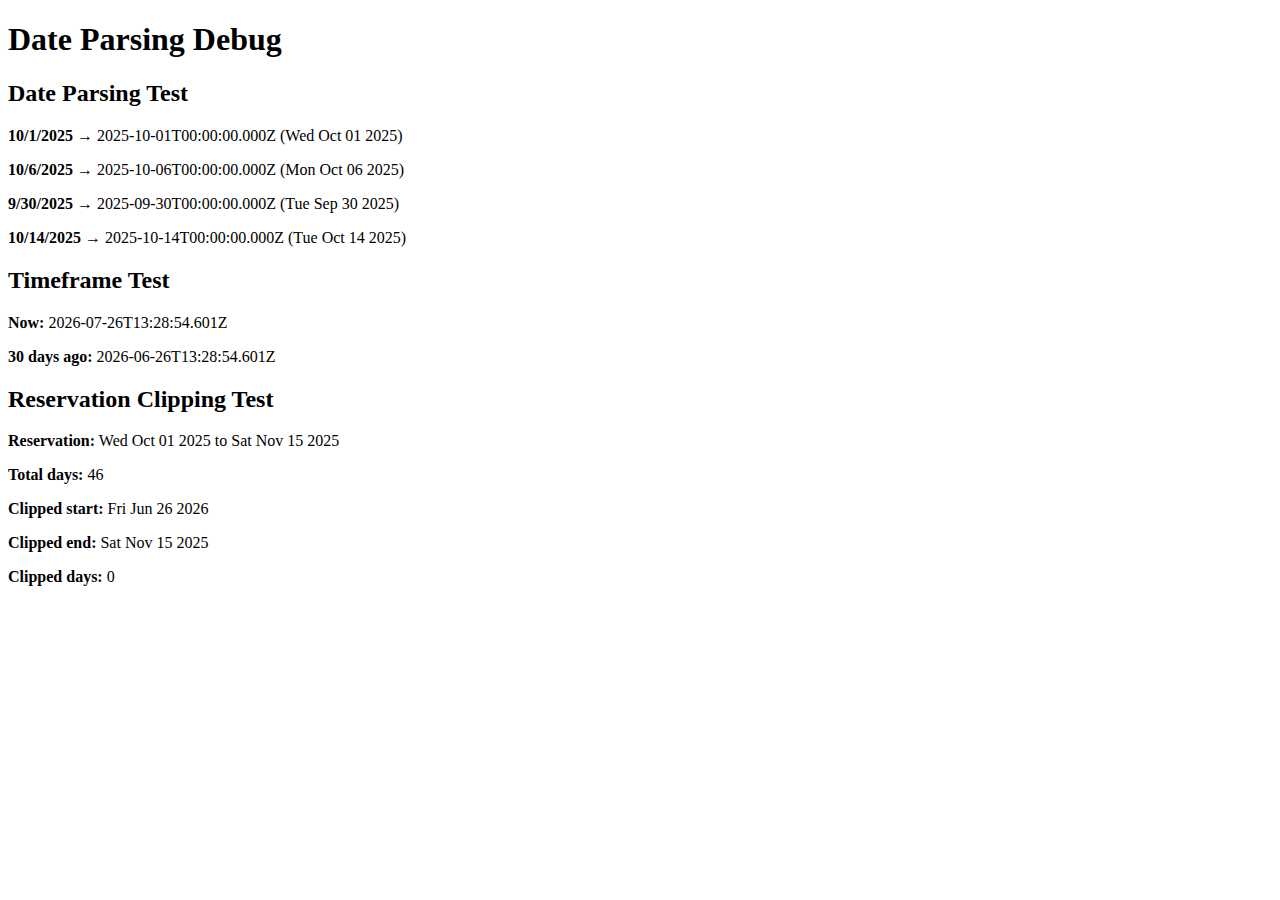
<file: debug-dates.html>
<!DOCTYPE html>
<html>
<head>
    <title>Date Debug Test</title>
</head>
<body>
    <h1>Date Parsing Debug</h1>
    <div id="output"></div>

    <script>
        // Test date parsing from your CSV format
        const testDates = [
            "10/1/2025",
            "10/6/2025", 
            "9/30/2025",
            "10/14/2025"
        ];

        const output = document.getElementById('output');
        let html = '<h2>Date Parsing Test</h2>';

        testDates.forEach(dateStr => {
            const parsed = new Date(dateStr);
            html += `<p><strong>${dateStr}</strong> → ${parsed.toISOString()} (${parsed.toDateString()})</p>`;
        });

        // Test timeframe calculation
        const now = new Date();
        const thirtyDaysAgo = new Date(now.getTime() - (30 * 24 * 60 * 60 * 1000));
        
        html += '<h2>Timeframe Test</h2>';
        html += `<p><strong>Now:</strong> ${now.toISOString()}</p>`;
        html += `<p><strong>30 days ago:</strong> ${thirtyDaysAgo.toISOString()}</p>`;

        // Test a reservation that spans beyond timeframe
        const reservationStart = new Date("10/1/2025");
        const reservationEnd = new Date("11/15/2025"); // 45 days total
        const totalDays = Math.ceil((reservationEnd - reservationStart) / (1000 * 60 * 60 * 24)) + 1;
        
        // Clip to timeframe (assuming we're in October 2025)
        const timeframeEnd = now;
        const clippedEnd = new Date(Math.min(reservationEnd.getTime(), timeframeEnd.getTime()));
        const clippedStart = new Date(Math.max(reservationStart.getTime(), thirtyDaysAgo.getTime()));
        const clippedDays = clippedEnd > clippedStart ? Math.ceil((clippedEnd - clippedStart) / (1000 * 60 * 60 * 24)) + 1 : 0;

        html += '<h2>Reservation Clipping Test</h2>';
        html += `<p><strong>Reservation:</strong> ${reservationStart.toDateString()} to ${reservationEnd.toDateString()}</p>`;
        html += `<p><strong>Total days:</strong> ${totalDays}</p>`;
        html += `<p><strong>Clipped start:</strong> ${clippedStart.toDateString()}</p>`;
        html += `<p><strong>Clipped end:</strong> ${clippedEnd.toDateString()}</p>`;
        html += `<p><strong>Clipped days:</strong> ${clippedDays}</p>`;

        output.innerHTML = html;
    </script>
</body>
</html>
</file>
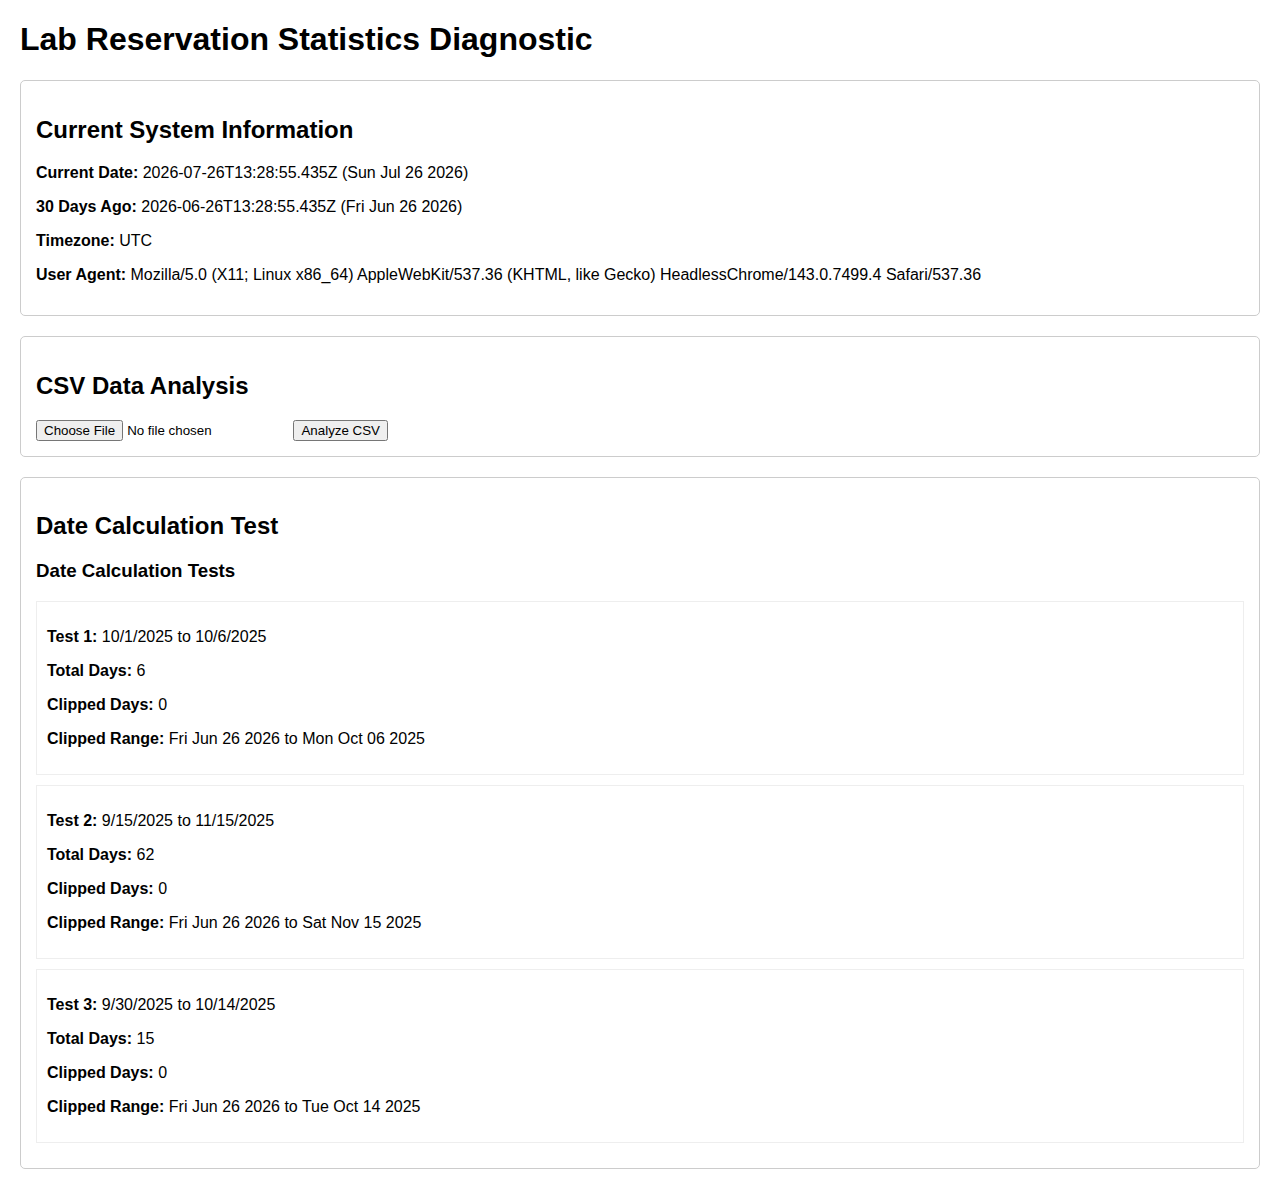
<file: diagnostic.html>
<!DOCTYPE html>
<html>

<head>
    <title>Statistics Diagnostic</title>
    <style>
        body {
            font-family: Arial, sans-serif;
            margin: 20px;
        }

        .debug-section {
            margin: 20px 0;
            padding: 15px;
            border: 1px solid #ccc;
            border-radius: 5px;
        }

        .error {
            color: red;
        }

        .success {
            color: green;
        }

        .warning {
            color: orange;
        }
    </style>
</head>

<body>
    <h1>Lab Reservation Statistics Diagnostic</h1>

    <div class="debug-section">
        <h2>Current System Information</h2>
        <div id="systemInfo"></div>
    </div>

    <div class="debug-section">
        <h2>CSV Data Analysis</h2>
        <input type="file" id="csvFile" accept=".csv" />
        <button onclick="analyzeCsv()">Analyze CSV</button>
        <div id="csvAnalysis"></div>
    </div>

    <div class="debug-section">
        <h2>Date Calculation Test</h2>
        <div id="dateTest"></div>
    </div>

    <script>
        // Display system information
        function displaySystemInfo() {
            const now = new Date();
            const thirtyDaysAgo = new Date(now.getTime() - (30 * 24 * 60 * 60 * 1000));

            document.getElementById('systemInfo').innerHTML = `
                <p><strong>Current Date:</strong> ${now.toISOString()} (${now.toDateString()})</p>
                <p><strong>30 Days Ago:</strong> ${thirtyDaysAgo.toISOString()} (${thirtyDaysAgo.toDateString()})</p>
                <p><strong>Timezone:</strong> ${Intl.DateTimeFormat().resolvedOptions().timeZone}</p>
                <p><strong>User Agent:</strong> ${navigator.userAgent}</p>
            `;
        }

        // Analyze CSV data
        function analyzeCsv() {
            const fileInput = document.getElementById('csvFile');
            const file = fileInput.files[0];

            if (!file) {
                alert('Please select a CSV file');
                return;
            }

            const reader = new FileReader();
            reader.onload = function (e) {
                const csv = e.target.result;
                const lines = csv.split('\\n');
                const headers = lines[0].split(',').map(h => h.replace(/"/g, ''));

                let analysis = `<h3>CSV Structure</h3>`;
                analysis += `<p><strong>Total Lines:</strong> ${lines.length}</p>`;
                analysis += `<p><strong>Headers:</strong> ${headers.join(', ')}</p>`;

                // Analyze first few data rows
                analysis += `<h3>Sample Data Analysis</h3>`;
                const now = new Date();
                const thirtyDaysAgo = new Date(now.getTime() - (30 * 24 * 60 * 60 * 1000));

                for (let i = 1; i <= Math.min(10, lines.length - 1); i++) {
                    const row = lines[i].split(',').map(cell => cell.replace(/"/g, ''));
                    if (row.length < headers.length) continue;

                    const startDateStr = row[headers.indexOf('Start Date')];
                    const endDateStr = row[headers.indexOf('End Date')];
                    const status = row[headers.indexOf('Status')];
                    const device = row[headers.indexOf('Device')];

                    const startDate = new Date(startDateStr);
                    const endDate = new Date(endDateStr);
                    const totalDays = Math.ceil((endDate - startDate) / (1000 * 60 * 60 * 24)) + 1;

                    // Check if reservation starts within last 30 days
                    const startsInTimeframe = startDate >= thirtyDaysAgo;

                    // Calculate clipped days
                    let clippedDays = 0;
                    if (startsInTimeframe) {
                        const clippedStart = new Date(Math.max(startDate.getTime(), thirtyDaysAgo.getTime()));
                        const clippedEnd = new Date(Math.min(endDate.getTime(), now.getTime()));
                        clippedDays = clippedEnd > clippedStart ? Math.ceil((clippedEnd - clippedStart) / (1000 * 60 * 60 * 24)) + 1 : 0;
                    }

                    const statusClass = status === 'resolved' ? 'success' : 'warning';
                    const timeframeClass = startsInTimeframe ? 'success' : 'error';

                    analysis += `
                        <div style="margin: 10px 0; padding: 10px; border: 1px solid #eee;">
                            <p><strong>Device:</strong> ${device}</p>
                            <p><strong>Dates:</strong> ${startDateStr} to ${endDateStr}</p>
                            <p><strong>Status:</strong> <span class="${statusClass}">${status}</span></p>
                            <p><strong>In Timeframe:</strong> <span class="${timeframeClass}">${startsInTimeframe ? 'Yes' : 'No'}</span></p>
                            <p><strong>Total Days:</strong> ${totalDays}</p>
                            <p><strong>Clipped Days:</strong> ${clippedDays}</p>
                        </div>
                    `;
                }

                document.getElementById('csvAnalysis').innerHTML = analysis;
            };

            reader.readAsText(file);
        }

        // Test date calculations
        function testDateCalculations() {
            const testCases = [
                { start: "10/1/2025", end: "10/6/2025" },
                { start: "9/15/2025", end: "11/15/2025" },
                { start: "9/30/2025", end: "10/14/2025" }
            ];

            const now = new Date();
            const thirtyDaysAgo = new Date(now.getTime() - (30 * 24 * 60 * 60 * 1000));

            let html = '<h3>Date Calculation Tests</h3>';

            testCases.forEach((testCase, index) => {
                const startDate = new Date(testCase.start);
                const endDate = new Date(testCase.end);
                const totalDays = Math.ceil((endDate - startDate) / (1000 * 60 * 60 * 24)) + 1;

                // Clip to timeframe
                const clippedStart = new Date(Math.max(startDate.getTime(), thirtyDaysAgo.getTime()));
                const clippedEnd = new Date(Math.min(endDate.getTime(), now.getTime()));
                const clippedDays = clippedEnd > clippedStart ? Math.ceil((clippedEnd - clippedStart) / (1000 * 60 * 60 * 24)) + 1 : 0;

                html += `
                    <div style="margin: 10px 0; padding: 10px; border: 1px solid #eee;">
                        <p><strong>Test ${index + 1}:</strong> ${testCase.start} to ${testCase.end}</p>
                        <p><strong>Total Days:</strong> ${totalDays}</p>
                        <p><strong>Clipped Days:</strong> ${clippedDays}</p>
                        <p><strong>Clipped Range:</strong> ${clippedStart.toDateString()} to ${clippedEnd.toDateString()}</p>
                    </div>
                `;
            });

            document.getElementById('dateTest').innerHTML = html;
        }

        // Initialize
        displaySystemInfo();
        testDateCalculations();
    </script>
</body>

</html>
</file>
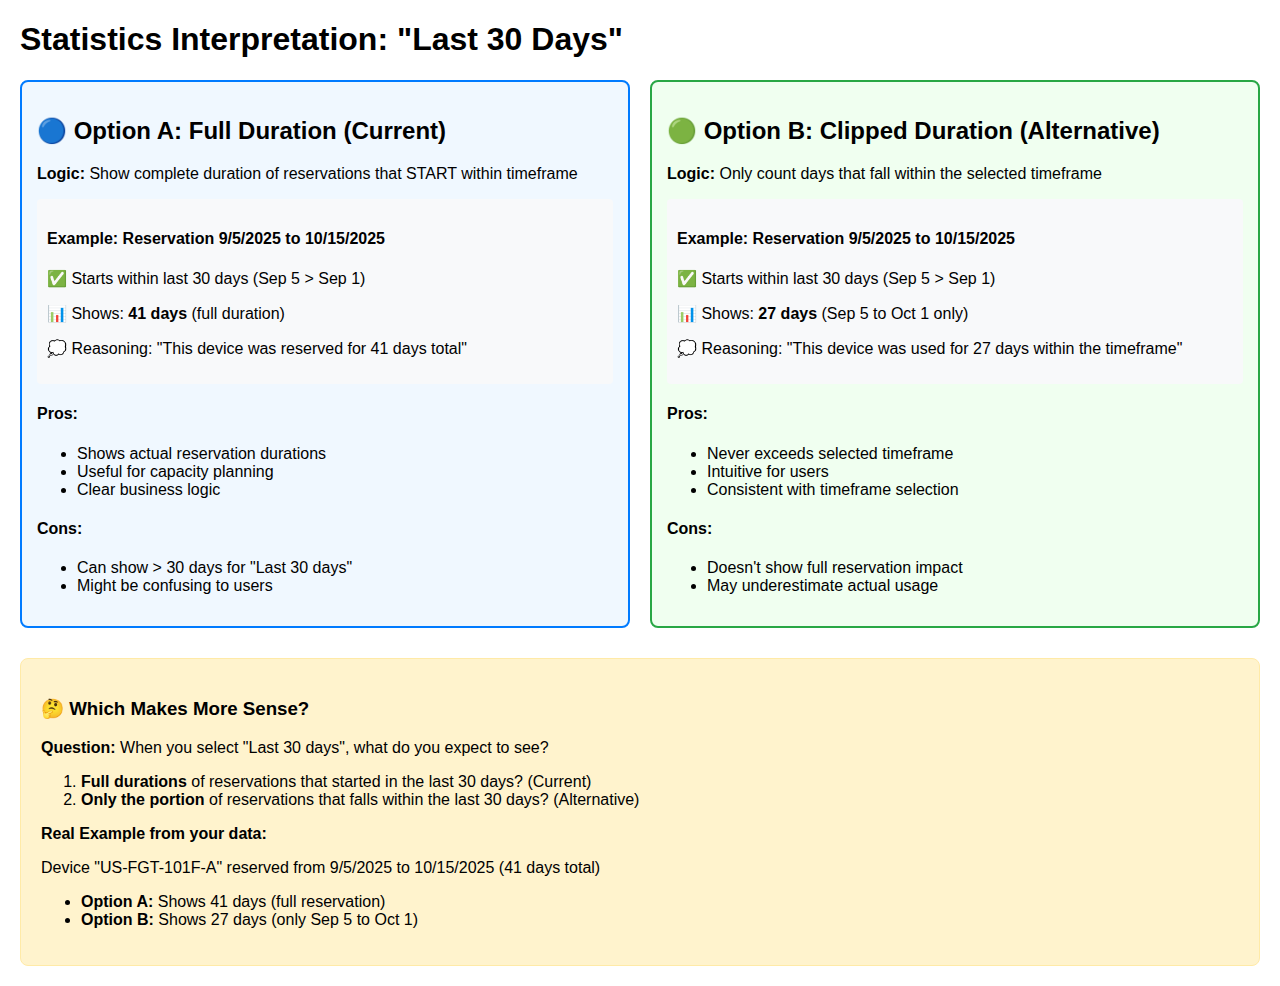
<file: interpretation-test.html>
<!DOCTYPE html>
<html>
<head>
    <title>Statistics Interpretation Test</title>
    <style>
        body { font-family: Arial, sans-serif; margin: 20px; }
        .comparison { display: flex; gap: 20px; }
        .option { flex: 1; padding: 15px; border: 2px solid #ccc; border-radius: 8px; }
        .option.current { border-color: #007bff; background: #f0f8ff; }
        .option.alternative { border-color: #28a745; background: #f0fff0; }
        .example { margin: 10px 0; padding: 10px; background: #f8f9fa; border-radius: 4px; }
    </style>
</head>
<body>
    <h1>Statistics Interpretation: "Last 30 Days"</h1>
    
    <div class="comparison">
        <div class="option current">
            <h2>🔵 Option A: Full Duration (Current)</h2>
            <p><strong>Logic:</strong> Show complete duration of reservations that START within timeframe</p>
            
            <div class="example">
                <h4>Example: Reservation 9/5/2025 to 10/15/2025</h4>
                <p>✅ Starts within last 30 days (Sep 5 > Sep 1)</p>
                <p>📊 Shows: <strong>41 days</strong> (full duration)</p>
                <p>💭 Reasoning: "This device was reserved for 41 days total"</p>
            </div>
            
            <h4>Pros:</h4>
            <ul>
                <li>Shows actual reservation durations</li>
                <li>Useful for capacity planning</li>
                <li>Clear business logic</li>
            </ul>
            
            <h4>Cons:</h4>
            <ul>
                <li>Can show > 30 days for "Last 30 days"</li>
                <li>Might be confusing to users</li>
            </ul>
        </div>
        
        <div class="option alternative">
            <h2>🟢 Option B: Clipped Duration (Alternative)</h2>
            <p><strong>Logic:</strong> Only count days that fall within the selected timeframe</p>
            
            <div class="example">
                <h4>Example: Reservation 9/5/2025 to 10/15/2025</h4>
                <p>✅ Starts within last 30 days (Sep 5 > Sep 1)</p>
                <p>📊 Shows: <strong>27 days</strong> (Sep 5 to Oct 1 only)</p>
                <p>💭 Reasoning: "This device was used for 27 days within the timeframe"</p>
            </div>
            
            <h4>Pros:</h4>
            <ul>
                <li>Never exceeds selected timeframe</li>
                <li>Intuitive for users</li>
                <li>Consistent with timeframe selection</li>
            </ul>
            
            <h4>Cons:</h4>
            <ul>
                <li>Doesn't show full reservation impact</li>
                <li>May underestimate actual usage</li>
            </ul>
        </div>
    </div>
    
    <div style="margin-top: 30px; padding: 20px; background: #fff3cd; border: 1px solid #ffeaa7; border-radius: 8px;">
        <h3>🤔 Which Makes More Sense?</h3>
        <p><strong>Question:</strong> When you select "Last 30 days", what do you expect to see?</p>
        <ol>
            <li><strong>Full durations</strong> of reservations that started in the last 30 days? (Current)</li>
            <li><strong>Only the portion</strong> of reservations that falls within the last 30 days? (Alternative)</li>
        </ol>
        
        <p><strong>Real Example from your data:</strong></p>
        <p>Device "US-FGT-101F-A" reserved from 9/5/2025 to 10/15/2025 (41 days total)</p>
        <ul>
            <li><strong>Option A:</strong> Shows 41 days (full reservation)</li>
            <li><strong>Option B:</strong> Shows 27 days (only Sep 5 to Oct 1)</li>
        </ul>
    </div>
    
    <script>
        // Calculate the actual numbers for the example
        const reservationStart = new Date('9/5/2025');
        const reservationEnd = new Date('10/15/2025');
        const timeframeStart = new Date('9/1/2025'); // 30 days ago from Oct 1
        const timeframeEnd = new Date('10/1/2025'); // Today
        
        const fullDays = Math.ceil((reservationEnd - reservationStart) / (1000 * 60 * 60 * 24)) + 1;
        const clippedEnd = new Date(Math.min(reservationEnd.getTime(), timeframeEnd.getTime()));
        const clippedDays = Math.ceil((clippedEnd - reservationStart) / (1000 * 60 * 60 * 24)) + 1;
        
        console.log('Calculation verification:');
        console.log('Full days:', fullDays);
        console.log('Clipped days:', clippedDays);
        console.log('Clipped range:', reservationStart.toDateString(), 'to', clippedEnd.toDateString());
    </script>
</body>
</html>
</file>
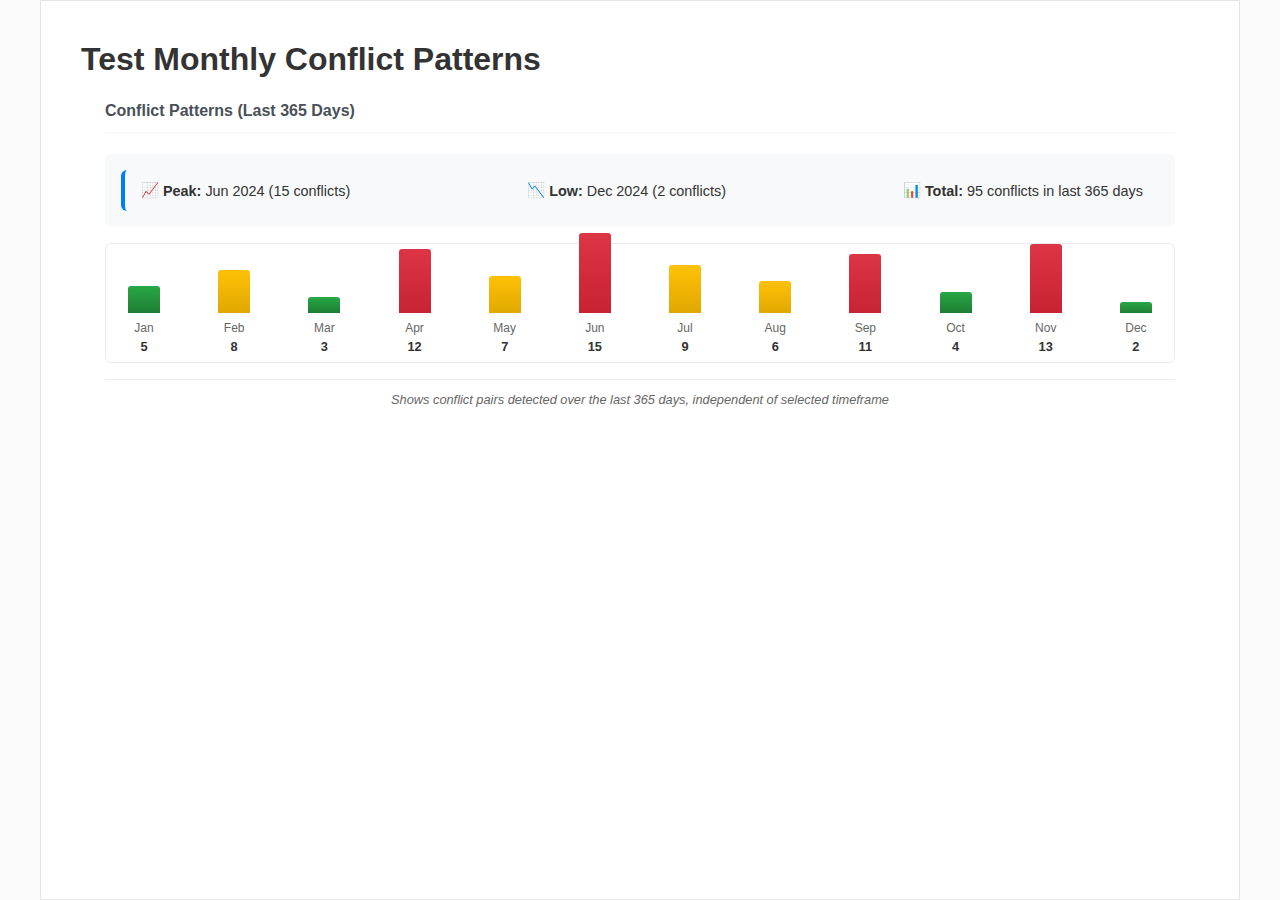
<file: test-conflict-patterns.html>
<!DOCTYPE html>
<html lang="en">
<head>
    <meta charset="UTF-8">
    <meta name="viewport" content="width=device-width, initial-scale=1.0">
    <title>Test Conflict Patterns</title>
    <link rel="stylesheet" href="assets/css/styles.css">
</head>
<body>
    <div class="container">
        <div class="page-content">
            <h1>Test Monthly Conflict Patterns</h1>
            
            <div class="analytics-card">
                <h3 class="card-title">Conflict Patterns (Last 365 Days)</h3>
                <div id="utilizationHeatmap"></div>
            </div>
        </div>
    </div>

    <script>
        // Mock data for testing
        const mockConflictData = {
            monthlyConflicts: [
                { month: 'Jan', year: 2024, conflicts: 5, label: 'Jan 2024' },
                { month: 'Feb', year: 2024, conflicts: 8, label: 'Feb 2024' },
                { month: 'Mar', year: 2024, conflicts: 3, label: 'Mar 2024' },
                { month: 'Apr', year: 2024, conflicts: 12, label: 'Apr 2024' },
                { month: 'May', year: 2024, conflicts: 7, label: 'May 2024' },
                { month: 'Jun', year: 2024, conflicts: 15, label: 'Jun 2024' },
                { month: 'Jul', year: 2024, conflicts: 9, label: 'Jul 2024' },
                { month: 'Aug', year: 2024, conflicts: 6, label: 'Aug 2024' },
                { month: 'Sep', year: 2024, conflicts: 11, label: 'Sep 2024' },
                { month: 'Oct', year: 2024, conflicts: 4, label: 'Oct 2024' },
                { month: 'Nov', year: 2024, conflicts: 13, label: 'Nov 2024' },
                { month: 'Dec', year: 2024, conflicts: 2, label: 'Dec 2024' }
            ],
            peakMonth: { month: 'Jun', year: 2024, conflicts: 15, label: 'Jun 2024' },
            lowMonth: { month: 'Dec', year: 2024, conflicts: 2, label: 'Dec 2024' },
            totalConflicts: 95
        };

        // Test the display function
        function displayUtilizationHeatmap(conflictData) {
            const container = document.getElementById('utilizationHeatmap');
            if (!container || !conflictData) {
                console.log('Conflict patterns container or data missing:', !!container, !!conflictData);
                return;
            }

            const { monthlyConflicts, peakMonth, lowMonth, totalConflicts } = conflictData;

            let html = '<div class="conflict-patterns-summary">';
            html += '<div class="insight-box">';
            html += '<div class="insight-item">📈 <strong>Peak:</strong> ' + peakMonth.label + ' (' + peakMonth.conflicts + ' conflicts)</div>';
            html += '<div class="insight-item">📉 <strong>Low:</strong> ' + lowMonth.label + ' (' + lowMonth.conflicts + ' conflicts)</div>';
            html += '<div class="insight-item">📊 <strong>Total:</strong> ' + totalConflicts + ' conflicts in last 365 days</div>';
            html += '</div>';
            html += '</div>';

            // Find max conflicts for scaling
            const maxConflicts = Math.max(...monthlyConflicts.map(m => m.conflicts), 1);

            html += '<div class="monthly-chart">';
            monthlyConflicts.forEach(month => {
                const barHeight = Math.max((month.conflicts / maxConflicts) * 100, 5);
                const colorClass = month.conflicts >= maxConflicts * 0.7 ? 'high' : 
                                  month.conflicts >= maxConflicts * 0.4 ? 'medium' : 'low';
                
                html += '<div class="monthly-bar">';
                html += '<div class="bar-container">';
                html += '<div class="bar ' + colorClass + '" style="height: ' + barHeight + '%"></div>';
                html += '</div>';
                html += '<div class="bar-label">' + month.month + '</div>';
                html += '<div class="bar-value">' + month.conflicts + '</div>';
                html += '</div>';
            });
            html += '</div>';

            html += '<div class="chart-note">Shows conflict pairs detected over the last 365 days, independent of selected timeframe</div>';

            container.innerHTML = html;
        }

        // Display the test data
        displayUtilizationHeatmap(mockConflictData);
    </script>
</body>
</html>
</file>
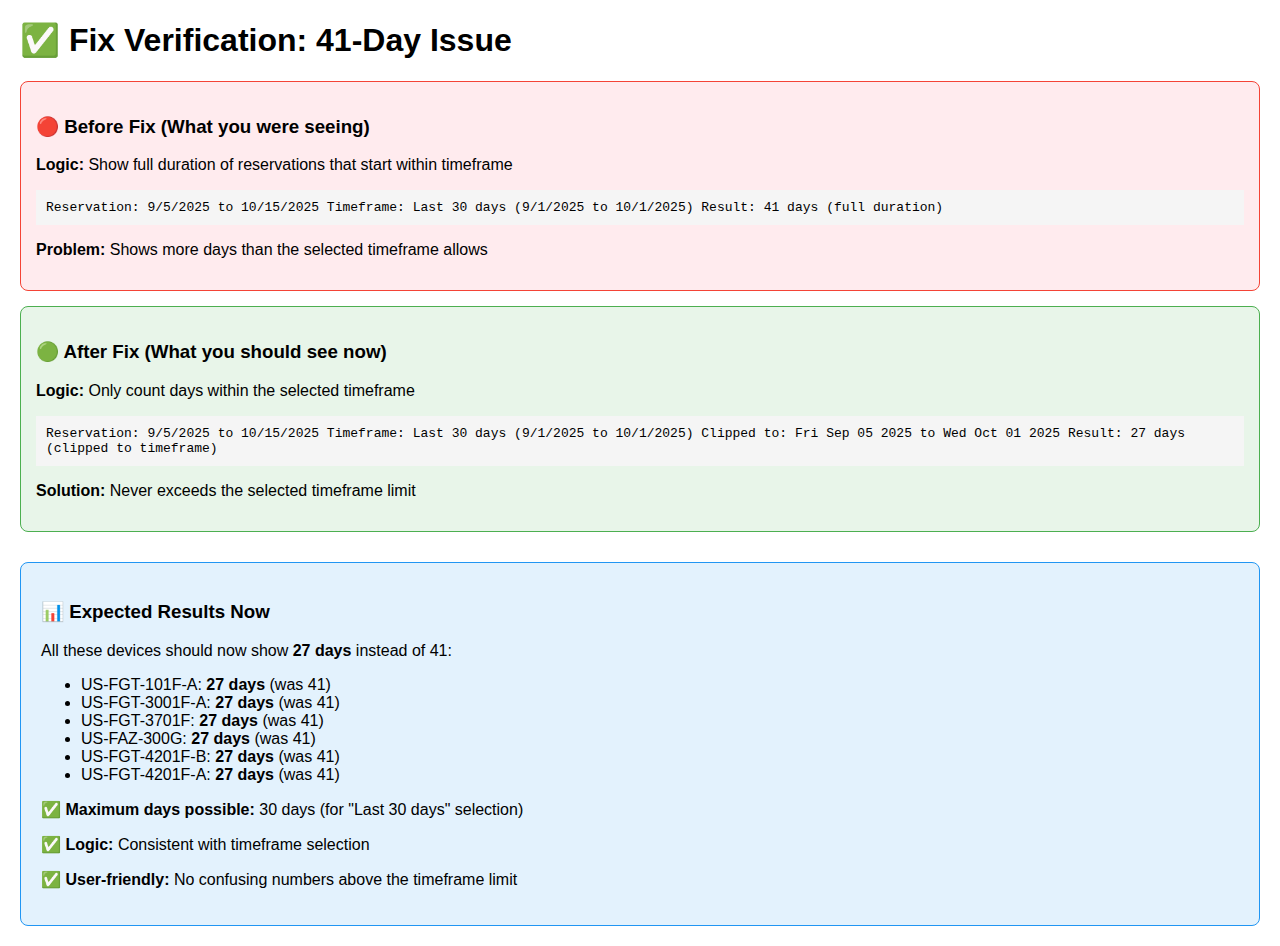
<file: verify-fix.html>
<!DOCTYPE html>
<html>

<head>
    <title>Verify 41-Day Fix</title>
    <style>
        body {
            font-family: Arial, sans-serif;
            margin: 20px;
        }

        .test-case {
            margin: 15px 0;
            padding: 15px;
            border: 1px solid #ddd;
            border-radius: 8px;
        }

        .before {
            background: #ffebee;
            border-color: #f44336;
        }

        .after {
            background: #e8f5e9;
            border-color: #4caf50;
        }

        .calculation {
            font-family: monospace;
            background: #f5f5f5;
            padding: 10px;
            margin: 10px 0;
        }
    </style>
</head>

<body>
    <h1>✅ Fix Verification: 41-Day Issue</h1>

    <div class="test-case before">
        <h3>🔴 Before Fix (What you were seeing)</h3>
        <p><strong>Logic:</strong> Show full duration of reservations that start within timeframe</p>
        <div class="calculation">
            Reservation: 9/5/2025 to 10/15/2025
            Timeframe: Last 30 days (9/1/2025 to 10/1/2025)
            Result: 41 days (full duration)
        </div>
        <p><strong>Problem:</strong> Shows more days than the selected timeframe allows</p>
    </div>

    <div class="test-case after">
        <h3>🟢 After Fix (What you should see now)</h3>
        <p><strong>Logic:</strong> Only count days within the selected timeframe</p>
        <div class="calculation">
            Reservation: 9/5/2025 to 10/15/2025
            Timeframe: Last 30 days (9/1/2025 to 10/1/2025)
            Clipped to: 9/5/2025 to 10/1/2025
            Result: 27 days (clipped to timeframe)
        </div>
        <p><strong>Solution:</strong> Never exceeds the selected timeframe limit</p>
    </div>

    <div style="margin-top: 30px; padding: 20px; background: #e3f2fd; border: 1px solid #2196f3; border-radius: 8px;">
        <h3>📊 Expected Results Now</h3>
        <p>All these devices should now show <strong>27 days</strong> instead of 41:</p>
        <ul>
            <li>US-FGT-101F-A: <strong>27 days</strong> (was 41)</li>
            <li>US-FGT-3001F-A: <strong>27 days</strong> (was 41)</li>
            <li>US-FGT-3701F: <strong>27 days</strong> (was 41)</li>
            <li>US-FAZ-300G: <strong>27 days</strong> (was 41)</li>
            <li>US-FGT-4201F-B: <strong>27 days</strong> (was 41)</li>
            <li>US-FGT-4201F-A: <strong>27 days</strong> (was 41)</li>
        </ul>

        <p><strong>✅ Maximum days possible:</strong> 30 days (for "Last 30 days" selection)</p>
        <p><strong>✅ Logic:</strong> Consistent with timeframe selection</p>
        <p><strong>✅ User-friendly:</strong> No confusing numbers above the timeframe limit</p>
    </div>

    <script>
        // Verify the calculation
        const reservationStart = new Date('9/5/2025');
        const reservationEnd = new Date('10/15/2025');
        const timeframeStart = new Date('9/1/2025');
        const timeframeEnd = new Date('10/1/2025');

        // Original calculation (before fix)
        const originalDays = Math.ceil((reservationEnd - reservationStart) / (1000 * 60 * 60 * 24)) + 1;

        // Fixed calculation (after fix)
        const clippedStart = new Date(Math.max(reservationStart.getTime(), timeframeStart.getTime()));
        const clippedEnd = new Date(Math.min(reservationEnd.getTime(), timeframeEnd.getTime()));
        const fixedDays = Math.ceil((clippedEnd - clippedStart) / (1000 * 60 * 60 * 24)) + 1;

        console.log('Verification:');
        console.log('Original days:', originalDays);
        console.log('Fixed days:', fixedDays);
        console.log('Clipped range:', clippedStart.toDateString(), 'to', clippedEnd.toDateString());

        // Update the page with calculated values
        document.addEventListener('DOMContentLoaded', function () {
            const calculations = document.querySelectorAll('.calculation');
            if (calculations[1]) {
                calculations[1].innerHTML = `
Reservation: 9/5/2025 to 10/15/2025
Timeframe: Last 30 days (9/1/2025 to 10/1/2025)
Clipped to: ${clippedStart.toDateString()} to ${clippedEnd.toDateString()}
Result: ${fixedDays} days (clipped to timeframe)
                `;
            }
        });
    </script>
</body>

</html>
</file>
<file: assets/css/styles.css>
/* Reset and base styles */
* {
    margin: 0;
    padding: 0;
    box-sizing: border-box;
}

body {
    font-family: 'Inter', -apple-system, BlinkMacSystemFont, sans-serif;
    background: #fafafa;
    min-height: 100vh;
    color: #333;
}

.container {
    max-width: 1200px;
    margin: 0 auto;
    background: #ffff;
    border: 1px solid #e5e5e5;
    min-height: 100vh;
}

/* Navigation */
.nav-header {
    background: #1a1a1a;
    padding: 0;
    border-bottom: 1px solid #e5e5e5;
}

.nav-tabs {
    display: flex;
    max-width: 1200px;
    margin: 0 auto;
}

.nav-tab {
    background: transparent;
    border: none;
    color: #ccc;
    padding: 20px 30px;
    cursor: pointer;
    font-size: 14px;
    font-weight: 500;
    transition: all 0.2s ease;
    border-bottom: 3px solid transparent;
}

.nav-tab:hover {
    color: white;
    background: #333;
}

.nav-tab.active {
    color: white;
    border-bottom-color: #666;
}

.page-content {
    padding: 40px;
}

.page {
    display: none;
}

.page.active {
    display: block;
}

/* Header styles */
.header {
    margin-bottom: 40px;
    padding-bottom: 20px;
    border-bottom: 1px solid #e5e5e5;
}

.header h1 {
    color: #1a1a1a;
    font-size: 1.8em;
    font-weight: 600;
    margin-bottom: 8px;
}

.header p {
    color: #666;
    font-size: 0.95em;
    font-weight: 400;
}

/* Upload section */
.upload-section {
    background: #f8f9fa;
    border: 1px solid #dee2e6;
    padding: 30px;
    margin-bottom: 40px;
}

.upload-section:hover {
    border-color: #666;
}

.upload-section h3 {
    margin-bottom: 12px;
    color: #1a1a1a;
    font-weight: 600;
}

.upload-section p {
    margin-bottom: 20px;
    color: #666;
}

.file-input {
    display: none;
}

.upload-btn,
.validate-btn {
    background: #333;
    color: white;
    border: none;
    padding: 12px 24px;
    font-size: 14px;
    cursor: pointer;
    transition: all 0.2s ease;
    margin: 8px;
    font-weight: 500;
}

.upload-btn:hover,
.validate-btn:hover {
    background: #555;
}

.validate-btn:disabled {
    background: #ccc;
    cursor: not-allowed;
}

#fileName {
    margin-top: 16px;
    color: #333;
    font-weight: 500;
}

/* Results section */
.results-section {
    margin-top: 40px;
    display: none;
}

.summary-cards {
    display: grid;
    grid-template-columns: repeat(auto-fit, minmax(200px, 1fr));
    gap: 1px;
    margin-bottom: 40px;
    border: 1px solid #e5e5e5;
}

.card {
    background: white;
    padding: 24px;
    text-align: center;
    border-right: 1px solid #e5e5e5;
    border-bottom: 1px solid #e5e5e5;
}

.card:last-child {
    border-right: none;
}

.card-number {
    font-size: 2em;
    font-weight: 600;
    margin-bottom: 8px;
    color: #1a1a1a;
}

.card-label {
    color: #666;
    font-size: 0.9em;
    font-weight: 500;
}

.valid-card .card-number {
    color: #2d5a3d;
}

.conflict-card .card-number {
    color: #8b1e3f;
}

/* Conflicts section */
.conflicts-section {
    background: #fafafa;
    border: 1px solid #e5e5e5;
    padding: 30px;
    margin-bottom: 40px;
}

.conflict-group {
    background: white;
    border: 1px solid #e5e5e5;
    padding: 20px;
    margin-bottom: 20px;
}

.conflict-header {
    font-size: 1.1em;
    font-weight: 600;
    color: #1a1a1a;
    margin-bottom: 20px;
    padding-bottom: 10px;
    border-bottom: 1px solid #e5e5e5;
}

.reservation-item {
    background: #f8f9fa;
    padding: 16px;
    margin-bottom: 12px;
    border: 1px solid #e9ecef;
}

.reservation-details {
    display: grid;
    grid-template-columns: repeat(auto-fit, minmax(150px, 1fr));
    gap: 12px;
    font-size: 0.9em;
}

.detail-item {
    display: flex;
    flex-direction: column;
}

.detail-label {
    font-weight: 600;
    color: #1a1a1a;
    margin-bottom: 4px;
    font-size: 0.85em;
    text-transform: uppercase;
    letter-spacing: 0.5px;
}

.detail-value {
    color: #333;
}

.valid-reservations {
    background: #fafafa;
    border: 1px solid #e5e5e5;
    padding: 30px;
}

.table-container {
    overflow-x: auto;
    margin-top: 20px;
    border: 1px solid #e5e5e5;
}

table {
    width: 100%;
    border-collapse: collapse;
    background: white;
}

th,
td {
    padding: 12px 16px;
    text-align: left;
    border-bottom: 1px solid #e5e5e5;
    font-size: 0.9em;
}

th {
    background: #f8f9fa;
    color: #333;
    font-weight: 600;
    font-size: 0.85em;
    text-transform: uppercase;
    letter-spacing: 0.5px;
}

tr:nth-child(even) {
    background: #fafafa;
}

.loading {
    display: none;
    text-align: center;
    padding: 40px;
}

.spinner {
    border: 2px solid #f3f3f3;
    border-top: 2px solid #333;
    border-radius: 50%;
    width: 32px;
    height: 32px;
    animation: spin 1s linear infinite;
    margin: 0 auto 16px;
}

@keyframes spin {
    0% {
        transform: rotate(0deg);
    }

    100% {
        transform: rotate(360deg);
    }
}

/* Statistics page styles */
.stats-grid {
    display: grid;
    grid-template-columns: 1fr 1fr;
    gap: 30px;
    margin-bottom: 30px;
}

.stats-section {
    background: white;
    border: 1px solid #e5e5e5;
    padding: 25px;
}

.stats-title {
    color: #1a1a1a;
    font-size: 1.2em;
    font-weight: 600;
    margin-bottom: 20px;
    padding-bottom: 10px;
    border-bottom: 1px solid #e5e5e5;
}

.chart-container {
    height: 300px;
    margin: 20px 0;
}

.stats-table {
    width: 100%;
    border-collapse: collapse;
    margin-top: 15px;
}

.stats-table th,
.stats-table td {
    padding: 10px 12px;
    text-align: left;
    border-bottom: 1px solid #e5e5e5;
    font-size: 0.9em;
}

.stats-table th {
    background: #f8f9fa;
    font-weight: 600;
}

.rank {
    background: #333;
    color: white;
    padding: 4px 8px;
    font-size: 0.8em;
    font-weight: 500;
    text-align: center;
    min-width: 30px;
}

.utilization-bar {
    height: 20px;
    background: #f8f9fa;
    border: 1px solid #e5e5e5;
    position: relative;
    margin: 5px 0;
}

.utilization-fill {
    height: 100%;
    background: #333;
    transition: width 0.3s ease;
}

/* Tab styles */
.tab-container {
    margin-top: 15px;
}

.tab-buttons {
    display: flex;
    border-bottom: 1px solid #e5e5e5;
    margin-bottom: 20px;
}

.tab-btn {
    background: transparent;
    border: none;
    padding: 12px 20px;
    cursor: pointer;
    font-size: 0.9em;
    font-weight: 500;
    color: #666;
    border-bottom: 2px solid transparent;
    transition: all 0.2s ease;
}

.tab-btn:hover {
    color: #333;
    background: #f8f9fa;
}

.tab-btn.active {
    color: #333;
    border-bottom-color: #333;
    background: #f8f9fa;
}

.tab-content {
    min-height: 200px;
}

.tab-pane {
    display: none;
}

.tab-pane.active {
    display: block;
}

/* Status badges */
.status-new {
    color: #fff;
    background: #28a745;
    padding: 2px 6px;
    border-radius: 4px;
    font-size: 0.8em;
    font-weight: 600;
}

.status-ack {
    color: #fff;
    background: #007bff;
    padding: 2px 6px;
    border-radius: 4px;
    font-size: 0.8em;
    font-weight: 600;
}

.status-res {
    color: #fff;
    background: #6c757d;
    padding: 2px 6px;
    border-radius: 4px;
    font-size: 0.8em;
    font-weight: 600;
}

/* Unified Statistics Card System */
.unified-stats-card {
    background: white;
    border: 1px solid #e5e5e5;
    border-radius: 4px;
    overflow: hidden;
}

.unified-tabs {
    width: 100%;
}

.unified-tab-buttons {
    display: flex;
    background: #f8f9fa;
    border-bottom: 1px solid #e5e5e5;
    margin: 0;
}

.unified-tab-btn {
    background: transparent;
    border: none;
    padding: 12px 20px;
    cursor: pointer;
    font-size: 0.9em;
    font-weight: 500;
    color: #666;
    border-bottom: 2px solid transparent;
    transition: all 0.2s ease;
    flex: 1;
    text-align: center;
}

.unified-tab-btn:hover {
    color: #333;
    background: #e9ecef;
}

.unified-tab-btn.active {
    color: #333;
    border-bottom-color: #333;
    background: white;
}

.unified-tab-content {
    min-height: 200px;
}

.unified-tab-pane {
    display: none;
    padding: 20px;
}

.unified-tab-pane.active {
    display: block;
}

.single-region {
    padding: 20px;
}

.region-content {
    display: flex;
    flex-direction: column;
    gap: 12px;
}

.unified-data-item {
    display: flex;
    align-items: center;
    padding: 12px;
    background: #f8f9fa;
    border: 1px solid #e9ecef;
    border-radius: 4px;
    transition: all 0.2s ease;
}

.unified-data-item:hover {
    background: #e9ecef;
    border-color: #dee2e6;
}

.item-rank {
    background: #333;
    color: white;
    padding: 6px 10px;
    border-radius: 4px;
    font-size: 0.85em;
    font-weight: 600;
    margin-right: 15px;
    min-width: 35px;
    text-align: center;
}

.item-content {
    flex: 1;
    display: flex;
    flex-direction: column;
    gap: 6px;
}

.item-name {
    font-weight: 600;
    color: #1a1a1a;
    font-size: 0.95em;
}

.item-progress {
    display: flex;
    align-items: center;
    gap: 10px;
}

.progress-bar {
    flex: 1;
    height: 8px;
    background: #e9ecef;
    border-radius: 4px;
    overflow: hidden;
}

.progress-fill {
    height: 100%;
    background: #333;
    transition: width 0.3s ease;
    border-radius: 4px;
}

.progress-label {
    font-size: 0.85em;
    font-weight: 600;
    color: #333;
    min-width: 40px;
    text-align: right;
}

.item-metrics {
    display: flex;
    gap: 15px;
    flex-wrap: wrap;
}

.metric {
    font-size: 0.8em;
    color: #666;
    background: white;
    padding: 2px 8px;
    border-radius: 3px;
    border: 1px solid #e9ecef;
}

.item-ranking-score {
    display: flex;
    align-items: center;
    gap: 8px;
    margin: 4px 0;
}

.ranking-score-label {
    font-size: 0.85em;
    color: #666;
    font-weight: 500;
}

.ranking-score-value {
    background: linear-gradient(135deg, #333 0%, #555 100%);
    color: white;
    padding: 4px 12px;
    border-radius: 12px;
    font-size: 0.9em;
    font-weight: 600;
    min-width: 50px;
    text-align: center;
    box-shadow: 0 2px 4px rgba(0, 0, 0, 0.1);
}

.ranking-score-badge {
    background: linear-gradient(135deg, #333 0%, #555 100%);
    color: white;
    padding: 2px 8px;
    border-radius: 8px;
    font-size: 0.75em;
    font-weight: 600;
    margin-left: 8px;
    display: inline-block;
    box-shadow: 0 1px 3px rgba(0, 0, 0, 0.1);
}

.stats-list {
    padding: 20px;
    display: flex;
    flex-direction: column;
    gap: 12px;
}

.chart-section {
    padding: 20px;
    height: 300px;
}

.stats-chart {
    width: 100% !important;
    height: 100% !important;
}

.no-data {
    padding: 40px 20px;
    text-align: center;
    color: #666;
    font-style: italic;
}

/* Responsive design */
@media (max-width: 768px) {
    .stats-grid {
        grid-template-columns: 1fr;
    }

    .nav-tab {
        padding: 15px 20px;
        font-size: 13px;
    }

    .page-content {
        padding: 20px;
    }

    .summary-cards {
        grid-template-columns: 1fr 1fr;
    }

    .reservation-details {
        grid-template-columns: 1fr;
    }

    .tab-buttons {
        flex-wrap: wrap;
    }

    .tab-btn {
        padding: 10px 15px;
        font-size: 0.85em;
    }

    .unified-tab-buttons {
        flex-wrap: wrap;
    }

    .unified-tab-btn {
        padding: 10px 15px;
        font-size: 0.85em;
        flex: 1 1 auto;
        min-width: 120px;
    }

    .unified-data-item {
        flex-direction: column;
        align-items: flex-start;
        gap: 8px;
    }

    .item-rank {
        margin-right: 0;
        align-self: flex-start;
    }

    .item-metrics {
        gap: 8px;
    }

    .metric {
        font-size: 0.75em;
    }
}

/* Power Usage Statistics Styles */
.power-summary-grid {
    display: grid;
    grid-template-columns: repeat(auto-fit, minmax(200px, 1fr));
    gap: 15px;
    margin-bottom: 30px;
}

.power-summary-card {
    background: white;
    border: 1px solid #e5e5e5;
    border-radius: 8px;
    padding: 20px;
    display: flex;
    align-items: center;
    gap: 15px;
    transition: all 0.2s ease;
}

.power-summary-card:hover {
    border-color: #333;
    box-shadow: 0 2px 8px rgba(0, 0, 0, 0.1);
}

.card-icon {
    font-size: 2em;
    opacity: 0.8;
}

.card-content {
    flex: 1;
}

.card-value {
    font-size: 1.4em;
    font-weight: 600;
    color: #1a1a1a;
    margin-bottom: 4px;
}

.card-title {
    font-size: 0.9em;
    color: #666;
    font-weight: 500;
}

/* Power card specific colors */
.energy-card {
    border-left: 4px solid #ffc107;
}

.cost-card {
    border-left: 4px solid #28a745;
}

.carbon-card {
    border-left: 4px solid #17a2b8;
}

.power-card {
    border-left: 4px solid #6f42c1;
}

.peak-card {
    border-left: 4px solid #dc3545;
}

.coverage-card {
    border-left: 4px solid #6c757d;
}

/* Power device list */
.power-device-list,
.power-user-list {
    display: flex;
    flex-direction: column;
    gap: 12px;
    padding: 20px;
}

.power-device-item,
.power-user-item {
    display: flex;
    align-items: center;
    padding: 15px;
    background: #f8f9fa;
    border: 1px solid #e9ecef;
    border-radius: 6px;
    transition: all 0.2s ease;
}

.power-device-item:hover,
.power-user-item:hover {
    background: #e9ecef;
    border-color: #dee2e6;
}

.device-rank,
.user-rank {
    background: #333;
    color: white;
    padding: 8px 12px;
    border-radius: 6px;
    font-weight: 600;
    margin-right: 15px;
    min-width: 40px;
    text-align: center;
}

.device-info,
.user-info {
    flex: 1;
    display: flex;
    flex-direction: column;
    gap: 8px;
}

.device-name,
.user-name {
    font-weight: 600;
    color: #1a1a1a;
    font-size: 1em;
}

.device-metrics,
.user-metrics {
    display: flex;
    gap: 12px;
    flex-wrap: wrap;
}

.power-metric {
    font-size: 0.8em;
    color: #666;
    background: white;
    padding: 3px 8px;
    border-radius: 4px;
    border: 1px solid #e9ecef;
}

.power-metric.energy {
    border-left: 3px solid #ffc107;
}

.power-metric.cost {
    border-left: 3px solid #28a745;
}

.power-metric.efficiency {
    border-left: 3px solid #17a2b8;
}

.power-metric.power {
    border-left: 3px solid #6f42c1;
}

.power-metric.carbon {
    border-left: 3px solid #dc3545;
}

.power-metric.reservations {
    border-left: 3px solid #6c757d;
}

.power-bar {
    height: 6px;
    background: #e9ecef;
    border-radius: 3px;
    overflow: hidden;
    margin-top: 4px;
}

.power-fill {
    height: 100%;
    background: linear-gradient(90deg, #28a745 0%, #ffc107 70%, #dc3545 100%);
    transition: width 0.3s ease;
    border-radius: 3px;
}

/* Efficiency indicators */
.high-efficiency {
    border-left: 4px solid #28a745;
}

.medium-efficiency {
    border-left: 4px solid #ffc107;
}

.low-efficiency {
    border-left: 4px solid #dc3545;
}

/* User power score */
.user-power-score {
    display: flex;
    align-items: center;
    gap: 8px;
    margin: 4px 0;
}

.score-label {
    font-size: 0.85em;
    color: #666;
    font-weight: 500;
}

.score-value {
    background: linear-gradient(135deg, #333 0%, #555 100%);
    color: white;
    padding: 3px 10px;
    border-radius: 10px;
    font-size: 0.8em;
    font-weight: 600;
    min-width: 45px;
    text-align: center;
}

/* Region power content */
.region-power-content {
    padding: 20px;
}

.region-power-summary {
    display: grid;
    grid-template-columns: repeat(auto-fit, minmax(150px, 1fr));
    gap: 15px;
    margin-bottom: 20px;
}

.region-metric {
    display: flex;
    flex-direction: column;
    gap: 4px;
}

.metric-label {
    font-size: 0.85em;
    color: #666;
    font-weight: 500;
}

.metric-value {
    font-size: 1.1em;
    font-weight: 600;
    color: #1a1a1a;
}

.region-power-chart {
    height: 200px;
    margin-top: 20px;
}

.region-power-canvas {
    width: 100% !important;
    height: 100% !important;
}

/* Power efficiency gauge */
.efficiency-content {
    padding: 20px;
    display: flex;
    gap: 30px;
    align-items: center;
}

.efficiency-gauge {
    flex-shrink: 0;
}

.gauge-container {
    position: relative;
    width: 120px;
    height: 60px;
    overflow: hidden;
}

.gauge-fill {
    position: absolute;
    top: 0;
    left: 0;
    width: 120px;
    height: 120px;
    border: 8px solid #e9ecef;
    border-radius: 50%;
    border-bottom-color: #333;
    transform-origin: center bottom;
    transition: transform 0.5s ease;
}

.gauge-center {
    position: absolute;
    bottom: 0;
    left: 50%;
    transform: translateX(-50%);
    text-align: center;
}

.gauge-value {
    font-size: 1.2em;
    font-weight: 600;
    color: #1a1a1a;
}

.gauge-label {
    font-size: 0.8em;
    color: #666;
}

.efficiency-tips {
    flex: 1;
}

.efficiency-tips h4 {
    margin-bottom: 12px;
    color: #1a1a1a;
}

.efficiency-tips ul {
    list-style: none;
    padding: 0;
}

.efficiency-tips li {
    padding: 6px 0;
    color: #666;
    border-bottom: 1px solid #f0f0f0;
}

.efficiency-tips li:before {
    content: "💡 ";
    margin-right: 8px;
}

/* Cost analysis */
.cost-analysis-content {
    padding: 20px;
}

.cost-breakdown {
    display: grid;
    grid-template-columns: repeat(auto-fit, minmax(200px, 1fr));
    gap: 15px;
    margin-bottom: 25px;
}

.cost-item {
    display: flex;
    justify-content: space-between;
    align-items: center;
    padding: 12px 15px;
    background: #f8f9fa;
    border: 1px solid #e9ecef;
    border-radius: 6px;
}

.cost-label {
    font-size: 0.9em;
    color: #666;
    font-weight: 500;
}

.cost-value {
    font-size: 1.1em;
    font-weight: 600;
    color: #1a1a1a;
}

.cost-chart-container {
    height: 250px;
    margin-top: 20px;
}

.cost-chart {
    width: 100% !important;
    height: 100% !important;
}

/* Power trends */
.trends-content {
    padding: 20px;
}

.trends-chart-container {
    margin-bottom: 30px;
}

.trends-chart-container h4 {
    margin-bottom: 15px;
    color: #1a1a1a;
    font-size: 1.1em;
}

.monthly-trends-chart,
.daily-trends-chart {
    width: 100% !important;
    height: 250px !important;
}

/* Responsive power styles */
@media (max-width: 768px) {
    .power-summary-grid {
        grid-template-columns: 1fr 1fr;
        gap: 10px;
    }

    .power-summary-card {
        padding: 15px;
        flex-direction: column;
        text-align: center;
        gap: 10px;
    }

    .card-icon {
        font-size: 1.5em;
    }

    .card-value {
        font-size: 1.2em;
    }

    .device-metrics,
    .user-metrics {
        gap: 8px;
    }

    .power-metric {
        font-size: 0.75em;
        padding: 2px 6px;
    }

    .efficiency-content {
        flex-direction: column;
        gap: 20px;
        text-align: center;
    }

    .cost-breakdown {
        grid-template-columns: 1fr;
        gap: 10px;
    }

    .region-power-summary {
        grid-template-columns: 1fr 1fr;
    }
}

/* File Upload Info Styles */
.file-info {
    background: #f8f9fa;
    border: 1px solid #e9ecef;
    border-radius: 6px;
    padding: 16px;
    margin-top: 12px;
}

.file-name {
    font-weight: 600;
    color: #1a1a1a;
    font-size: 1em;
    margin-bottom: 8px;
    display: flex;
    align-items: center;
    gap: 8px;
}

.file-details {
    font-size: 0.85em;
    color: #666;
    display: flex;
    flex-wrap: wrap;
    gap: 8px;
}

.file-details span {
    background: white;
    padding: 4px 8px;
    border-radius: 4px;
    border: 1px solid #e9ecef;
    white-space: nowrap;
}

/* Upload error styles */
.upload-error {
    background: #f8d7da;
    color: #721c24;
    padding: 12px;
    margin-top: 16px;
    border: 1px solid #f5c6cb;
    border-radius: 4px;
    font-size: 14px;
}

/* Drag and drop highlight */
.upload-section.drag-highlight {
    background: #e3f2fd;
    border-color: #2196f3;
}

@media (max-width: 768px) {
    .file-details {
        flex-direction: column;
        gap: 4px;
    }

    .file-details span {
        display: inline-block;
    }
}

/* Invalid Rows Modal Styles */
.invalid-rows-modal {
    font-family: 'Inter', -apple-system, BlinkMacSystemFont, sans-serif;
}

.invalid-rows-modal .modal-header h2 {
    font-size: 1.5em;
    font-weight: 600;
}

.invalid-rows-modal .validation-summary {
    font-size: 0.9em;
}

.invalid-rows-modal .auto-fix-btn:hover {
    background: #218838 !important;
}

.invalid-rows-modal .export-invalid-btn:hover {
    background: #5a6268 !important;
}

.invalid-rows-modal .close-modal:hover {
    color: #333 !important;
}

.invalid-rows-link:hover {
    color: #a71e2a !important;
}

/* Responsive modal */
@media (max-width: 768px) {
    .invalid-rows-modal .modal-content {
        max-width: 95vw !important;
        padding: 16px !important;
    }

    .invalid-rows-modal .validation-summary {
        grid-template-columns: 1fr 1fr !important;
    }

    .invalid-rows-modal .modal-actions {
        display: flex;
        flex-direction: column;
        gap: 8px;
    }

    .invalid-rows-modal .auto-fix-btn,
    .invalid-rows-modal .export-invalid-btn {
        width: 100%;
        margin-right: 0 !important;
    }
}

/* Statistics Controls and Summary */
.stats-controls {
    background: #f8f9fa;
    border: 1px solid #e9ecef;
    border-radius: 6px;
    padding: 16px;
}

.timeframe-selector {
    display: flex;
    align-items: center;
    flex-wrap: wrap;
    gap: 8px;
}

.timeframe-selector label {
    color: #1a1a1a;
    font-size: 0.9em;
}

.timeframe-selector select {
    font-size: 0.9em;
    color: #333;
}

.timeframe-selector select:focus {
    outline: none;
    border-color: #333;
    box-shadow: 0 0 0 2px rgba(51, 51, 51, 0.1);
}

#refreshStatsBtn:hover {
    background: #555 !important;
}

.stats-summary-section .summary-item {
    text-align: center;
}

.stats-summary-section .summary-label {
    font-size: 0.85em;
    color: #666;
    font-weight: 500;
    margin-bottom: 4px;
}

.stats-summary-section .summary-value {
    font-size: 1.2em;
    font-weight: 600;
    color: #1a1a1a;
}

/* Responsive statistics controls */
@media (max-width: 768px) {
    .timeframe-selector {
        flex-direction: column;
        align-items: stretch;
    }

    .timeframe-selector select,
    .timeframe-selector button {
        width: 100%;
        margin: 0;
    }

    .stats-summary-section {
        grid-template-columns: repeat(2, 1fr) !important;
        gap: 12px !important;
    }
}

/* Statistics Category Tabs */
.stats-category-tabs {
    display: flex;
    margin-bottom: 24px;
    border-bottom: 2px solid #e5e5e5;
    gap: 4px;
}

.stats-category-tab {
    background: none;
    border: none;
    padding: 12px 24px;
    font-size: 1em;
    font-weight: 500;
    color: #666;
    cursor: pointer;
    border-bottom: 3px solid transparent;
    transition: all 0.2s ease;
    display: flex;
    align-items: center;
    gap: 8px;
}

.stats-category-tab:hover {
    color: #333;
    background: #f8f9fa;
}

.stats-category-tab.active {
    color: #1a1a1a;
    border-bottom-color: #333;
    background: #f8f9fa;
}

.stats-category-section {
    display: none;
}

.stats-category-section.active {
    display: block;
}

/* Enhanced stats sections */
.stats-section {
    background: white;
    border: 1px solid #e5e5e5;
    border-radius: 8px;
    padding: 20px;
    box-shadow: 0 1px 3px rgba(0, 0, 0, 0.1);
}

.stats-title {
    margin: 0 0 16px 0;
    color: #1a1a1a;
    font-size: 1.1em;
    font-weight: 600;
    border-bottom: 1px solid #e5e5e5;
    padding-bottom: 8px;
}

/* Responsive category tabs */
@media (max-width: 768px) {
    .stats-category-tabs {
        flex-direction: column;
        gap: 0;
    }

    .stats-category-tab {
        text-align: center;
        border-bottom: 1px solid #e5e5e5;
        border-radius: 0;
    }

    .stats-category-tab.active {
        border-bottom-color: #333;
        border-left: 3px solid #333;
    }
}

/* New Statistics Elements */
.trends-summary {
    padding: 16px;
    background: #f8f9fa;
    border-radius: 6px;
    margin-bottom: 16px;
}

.device-trend-list {
    display: grid;
    gap: 8px;
    margin-top: 12px;
}

.trend-item {
    padding: 8px 12px;
    background: white;
    border-radius: 4px;
    border-left: 3px solid #333;
    font-size: 0.9em;
}

.diversity-score {
    background: linear-gradient(135deg, #28a745, #20c997) !important;
    color: white !important;
    font-weight: 600 !important;
}

.pattern-badge {
    display: inline-block;
    font-weight: 600;
    text-transform: uppercase;
    letter-spacing: 0.5px;
}

.no-data {
    text-align: center;
    padding: 40px 20px;
    color: #666;
    font-style: italic;
    background: #f8f9fa;
    border-radius: 6px;
}

/* Enhanced unified data items */
.unified-data-item {
    display: flex;
    align-items: flex-start;
    gap: 12px;
    padding: 16px;
    border-bottom: 1px solid #f0f0f0;
    transition: background-color 0.2s ease;
}

.unified-data-item:hover {
    background: #f8f9fa;
}

.unified-data-item:last-child {
    border-bottom: none;
}

.item-rank {
    background: #333;
    color: white;
    padding: 6px 10px;
    border-radius: 50%;
    font-weight: 600;
    font-size: 0.9em;
    min-width: 32px;
    text-align: center;
    flex-shrink: 0;
}

.item-content {
    flex: 1;
    min-width: 0;
}

.item-name {
    font-weight: 600;
    color: #1a1a1a;
    margin-bottom: 8px;
    display: flex;
    align-items: center;
    flex-wrap: wrap;
    gap: 4px;
}

.item-metrics {
    display: flex;
    flex-wrap: wrap;
    gap: 8px;
}

.metric {
    background: #e9ecef;
    color: #495057;
    padding: 4px 8px;
    border-radius: 4px;
    font-size: 0.8em;
    font-weight: 500;
    white-space: nowrap;
}

/* Responsive adjustments for new elements */
@media (max-width: 768px) {
    .item-metrics {
        gap: 4px;
    }

    .metric {
        font-size: 0.75em;
        padding: 3px 6px;
    }

    .pattern-badge {
        font-size: 0.7em !important;
        padding: 1px 6px !important;
    }

    .device-trend-list {
        gap: 6px;
    }

    .trend-item {
        padding: 6px 10px;
        font-size: 0.85em;
    }
}

/* Help Page Styles */
.help-content {
    max-width: 900px;
    margin: 0 auto;
    padding: 0 20px;
}

.help-section {
    margin-bottom: 40px;
}

.help-section h2 {
    color: #1a1a1a;
    font-size: 1.5em;
    margin-bottom: 20px;
    padding-bottom: 10px;
    border-bottom: 2px solid #e5e5e5;
    display: flex;
    align-items: center;
    gap: 8px;
}

.help-card {
    background: white;
    border: 1px solid #e5e5e5;
    border-radius: 8px;
    padding: 24px;
    margin-bottom: 20px;
    box-shadow: 0 1px 3px rgba(0, 0, 0, 0.1);
}

.help-card h3 {
    color: #1a1a1a;
    font-size: 1.2em;
    margin: 0 0 16px 0;
    font-weight: 600;
}

.help-card h4 {
    color: #333;
    font-size: 1.1em;
    margin: 16px 0 12px 0;
    font-weight: 600;
}

.help-card p {
    color: #555;
    line-height: 1.6;
    margin-bottom: 12px;
}

.help-card ul {
    color: #555;
    line-height: 1.6;
    margin: 12px 0;
    padding-left: 20px;
}

.help-card li {
    margin-bottom: 8px;
}

/* Table of Contents */
.toc {
    display: grid;
    grid-template-columns: repeat(auto-fit, minmax(250px, 1fr));
    gap: 12px;
    margin: 20px 0;
}

.toc-link {
    display: block;
    padding: 12px 16px;
    background: #f8f9fa;
    border: 1px solid #e9ecef;
    border-radius: 6px;
    text-decoration: none;
    color: #333;
    font-weight: 500;
    transition: all 0.2s ease;
}

.toc-link:hover {
    background: #e9ecef;
    border-color: #333;
    color: #1a1a1a;
}

/* Special Elements */
.help-tip {
    background: #e3f2fd;
    border-left: 4px solid #2196f3;
    padding: 12px 16px;
    margin: 16px 0;
    border-radius: 0 4px 4px 0;
    font-size: 0.9em;
}

.help-note {
    background: #fff3e0;
    border-left: 4px solid #ff9800;
    padding: 12px 16px;
    margin: 16px 0;
    border-radius: 0 4px 4px 0;
    font-size: 0.9em;
}

.help-formula {
    background: #f3e5f5;
    border-left: 4px solid #9c27b0;
    padding: 12px 16px;
    margin: 16px 0;
    border-radius: 0 4px 4px 0;
    font-family: 'Courier New', monospace;
    font-size: 0.9em;
}

/* Metric Explanations */
.metric-explanation {
    background: #f8f9fa;
    padding: 16px;
    border-radius: 6px;
    margin: 16px 0;
}

.ranking-explanation {
    background: #f0f8ff;
    padding: 16px;
    border-radius: 6px;
    margin: 16px 0;
}

/* Utilization Guide */
.utilization-guide {
    margin: 16px 0;
}

.util-high {
    background: #dc3545;
    color: white;
    padding: 2px 8px;
    border-radius: 4px;
    font-weight: 600;
}

.util-medium {
    background: #ffc107;
    color: #333;
    padding: 2px 8px;
    border-radius: 4px;
    font-weight: 600;
}

.util-low {
    background: #28a745;
    color: white;
    padding: 2px 8px;
    border-radius: 4px;
    font-weight: 600;
}

/* Duration Categories */
.duration-categories {
    margin: 16px 0;
}

.duration-item {
    display: flex;
    justify-content: space-between;
    align-items: center;
    padding: 12px 16px;
    background: #f8f9fa;
    border-radius: 6px;
    margin-bottom: 8px;
}

.duration-desc {
    color: #666;
    font-style: italic;
    font-size: 0.9em;
}

/* Pattern Categories */
.pattern-category {
    padding: 16px;
    border-radius: 8px;
    margin: 16px 0;
    border-left: 4px solid;
}

.quick-user {
    background: #e8f5e8;
    border-left-color: #28a745;
}

.long-term-user {
    background: #fdeaea;
    border-left-color: #dc3545;
}

.balanced-user {
    background: #fff8e1;
    border-left-color: #ffc107;
}

.pattern-category h4 {
    margin-top: 0;
    display: flex;
    align-items: center;
    gap: 8px;
}

/* Management Tips */
.management-tips {
    display: grid;
    gap: 12px;
    margin: 16px 0;
}

.tip-item {
    padding: 12px 16px;
    background: #f8f9fa;
    border-left: 3px solid #333;
    border-radius: 0 4px 4px 0;
}

/* Troubleshooting */
.troubleshoot-item {
    margin: 20px 0;
    padding: 16px;
    background: #f8f9fa;
    border-radius: 6px;
    border-left: 4px solid #dc3545;
}

.troubleshoot-item h4 {
    color: #dc3545;
    margin-top: 0;
}

/* Responsive Help Page */
@media (max-width: 768px) {
    .help-content {
        padding: 0 16px;
    }

    .help-card {
        padding: 16px;
    }

    .toc {
        grid-template-columns: 1fr;
    }

    .duration-item {
        flex-direction: column;
        align-items: flex-start;
        gap: 4px;
    }

    .help-section h2 {
        font-size: 1.3em;
    }

    .help-card h3 {
        font-size: 1.1em;
    }
}

/* Conflict Timeline Visualization */
.conflict-timeline {
    background: #f8f9fa;
    border: 1px solid #e9ecef;
    border-radius: 6px;
    padding: 16px;
    margin: 16px 0;
}

.timeline-container {
    font-size: 0.9em;
}

.timeline-header {
    display: flex;
    justify-content: space-between;
    align-items: center;
    margin-bottom: 16px;
    padding-bottom: 8px;
    border-bottom: 1px solid #dee2e6;
}

.timeline-dates {
    display: flex;
    justify-content: space-between;
    width: 100%;
    font-weight: 600;
    color: #495057;
}

.timeline-duration {
    font-size: 0.85em;
    color: #6c757d;
    background: #e9ecef;
    padding: 4px 8px;
    border-radius: 4px;
    margin-left: 16px;
    white-space: nowrap;
}

.timeline-tracks {
    margin: 16px 0;
}

.timeline-track {
    display: flex;
    align-items: center;
    margin-bottom: 12px;
    min-height: 32px;
}

.timeline-label {
    width: 200px;
    flex-shrink: 0;
    display: flex;
    align-items: center;
    gap: 8px;
    font-size: 0.85em;
    padding-right: 12px;
}

.reservation-id {
    font-weight: 600;
    color: #333;
}

.reservation-user {
    color: #666;
    font-size: 0.8em;
    max-width: 100px;
    overflow: hidden;
    text-overflow: ellipsis;
    white-space: nowrap;
}

.honored-badge {
    color: #28a745;
    font-size: 0.9em;
}

.conflict-badge {
    color: #dc3545;
    font-size: 0.9em;
}

.timeline-bar-container {
    flex: 1;
    height: 24px;
    background: #e9ecef;
    border-radius: 4px;
    position: relative;
    border: 1px solid #dee2e6;
}

.timeline-bar {
    position: absolute;
    height: 100%;
    border-radius: 3px;
    display: flex;
    align-items: center;
    justify-content: center;
    cursor: pointer;
    transition: opacity 0.2s ease;
    min-width: 40px;
}

.timeline-bar.honored {
    background: linear-gradient(135deg, #28a745, #20c997);
    border: 1px solid #1e7e34;
}

.timeline-bar.conflicting {
    background: linear-gradient(135deg, #dc3545, #e74c3c);
    border: 1px solid #bd2130;
}

.timeline-bar:hover {
    opacity: 0.8;
    transform: translateY(-1px);
    box-shadow: 0 2px 4px rgba(0, 0, 0, 0.1);
}

.timeline-bar-text {
    color: white;
    font-size: 0.75em;
    font-weight: 600;
    text-shadow: 0 1px 2px rgba(0, 0, 0, 0.3);
    white-space: nowrap;
    overflow: hidden;
    text-overflow: ellipsis;
    padding: 0 4px;
}

.timeline-legend {
    display: flex;
    gap: 20px;
    margin-top: 16px;
    padding-top: 12px;
    border-top: 1px solid #dee2e6;
    font-size: 0.85em;
}

.legend-item {
    display: flex;
    align-items: center;
    gap: 6px;
}

.legend-color {
    width: 16px;
    height: 16px;
    border-radius: 3px;
    border: 1px solid rgba(0, 0, 0, 0.1);
}

.legend-color.honored {
    background: linear-gradient(135deg, #28a745, #20c997);
}

.legend-color.conflicting {
    background: linear-gradient(135deg, #dc3545, #e74c3c);
}

/* Responsive timeline */
@media (max-width: 768px) {
    .timeline-track {
        flex-direction: column;
        align-items: stretch;
        margin-bottom: 16px;
    }

    .timeline-label {
        width: 100%;
        justify-content: space-between;
        margin-bottom: 8px;
        padding-right: 0;
    }

    .timeline-bar-container {
        width: 100%;
    }

    .timeline-header {
        flex-direction: column;
        gap: 8px;
        align-items: stretch;
    }

    .timeline-dates {
        order: 2;
    }

    .timeline-duration {
        order: 1;
        margin-left: 0;
        text-align: center;
    }

    .timeline-legend {
        flex-direction: column;
        gap: 8px;
    }
}

/* Enhanced conflict group styling */
.conflict-group {
    margin-bottom: 32px;
    border: 1px solid #e5e5e5;
    border-radius: 8px;
    overflow: hidden;
}

.conflict-header {
    background: #f8f9fa;
    padding: 16px 20px;
    font-weight: 600;
    color: #1a1a1a;
    border-bottom: 1px solid #e5e5e5;
    font-size: 1.05em;
}

.reservation-item {
    margin: 0;
    padding: 20px;
    border-bottom: 1px solid #f0f0f0;
}

.reservation-item:last-child {
    border-bottom: none;
}

/* Minimalistic Conflict Timeline */
.conflict-timeline {
    background: #f8f9fa;
    border-radius: 4px;
    padding: 12px;
    margin: 12px 0;
    font-size: 0.85em;
}

.timeline-minimal {
    display: flex;
    flex-direction: column;
    gap: 8px;
}

.timeline-dates {
    text-align: center;
    color: #666;
    font-size: 0.8em;
    margin-bottom: 4px;
}

.timeline-bars {
    display: flex;
    flex-direction: column;
    gap: 4px;
}

.timeline-row {
    display: flex;
    align-items: center;
    gap: 8px;
}

.timeline-id {
    font-size: 0.75em;
    color: #333;
    font-weight: 500;
    width: 40px;
    flex-shrink: 0;
}

.timeline-track {
    flex: 1;
    height: 16px;
    background: #e9ecef;
    border-radius: 2px;
    position: relative;
}

.timeline-bar {
    position: absolute;
    height: 100%;
    border-radius: 2px;
    cursor: pointer;
    min-width: 8px;
    display: flex;
    align-items: center;
    justify-content: center;
}

.timeline-bar.honored {
    background: #28a745;
}

.timeline-bar.conflicting {
    background: #dc3545;
}

.timeline-bar:hover {
    opacity: 0.8;
}

.timeline-duration {
    color: white;
    font-size: 0.7em;
    font-weight: 600;
    text-shadow: 0 1px 1px rgba(0, 0, 0, 0.3);
    white-space: nowrap;
    background: none;
    border: none;
    padding: 0;
    display: flex;
    align-items: center;
    gap: 4px;
}

.overlap-indicator {
    background: rgba(255, 255, 255, 0.2);
    border: 1px solid rgba(255, 255, 255, 0.3);
    border-radius: 3px;
    padding: 1px 4px;
    font-size: 0.9em;
    font-weight: 700;
    color: #ffeb3b;
    text-shadow: 0 1px 2px rgba(0, 0, 0, 0.5);
    animation: pulse-warning 2s infinite;
}

@keyframes pulse-warning {
    0%, 100% { opacity: 1; }
    50% { opacity: 0.7; }
}

/* Responsive minimalistic timeline */
@media (max-width: 768px) {
    .timeline-id {
        width: 35px;
        font-size: 0.7em;
    }

    .timeline-track {
        height: 14px;
    }

    .timeline-duration {
        font-size: 0.65em;
    }
    
    .overlap-indicator {
        font-size: 0.8em;
        padding: 1px 3px;
    }
}/* R
emote Hands Analytics Styles - Minimalist Grey Theme */
.remote-hands-utilization-bar {
    height: 20px;
    background: #f5f5f5;
    border: 1px solid #e0e0e0;
    border-radius: 4px;
    position: relative;
    margin: 8px 0;
    overflow: hidden;
}

.remote-hands-utilization-fill {
    height: 100%;
    transition: width 0.3s ease;
    border-radius: 3px;
}

/* Grey-based utilization levels */
.utilization-low {
    background: linear-gradient(90deg, #e8e8e8, #d0d0d0);
}

.utilization-medium {
    background: linear-gradient(90deg, #c0c0c0, #a8a8a8);
}

.utilization-high {
    background: linear-gradient(90deg, #909090, #707070);
}

.utilization-critical {
    background: linear-gradient(90deg, #606060, #404040);
}

/* Remote hands summary cards */
.remote-hands-summary-grid {
    display: grid;
    grid-template-columns: repeat(auto-fit, minmax(200px, 1fr));
    gap: 15px;
    margin-bottom: 20px;
}

.remote-hands-summary-card {
    background: white;
    border: 1px solid #e5e5e5;
    border-radius: 6px;
    padding: 20px;
    text-align: center;
    transition: all 0.2s ease;
}

.remote-hands-summary-card:hover {
    border-color: #999;
    box-shadow: 0 2px 8px rgba(0, 0, 0, 0.1);
}

.remote-hands-card-value {
    font-size: 1.8em;
    font-weight: 600;
    color: #333;
    margin-bottom: 8px;
}

.remote-hands-card-label {
    font-size: 0.9em;
    color: #666;
    font-weight: 500;
}

.remote-hands-card-subtitle {
    font-size: 0.8em;
    color: #999;
    margin-top: 4px;
}

/* Capacity status indicators */
.capacity-status {
    display: inline-block;
    padding: 4px 8px;
    border-radius: 4px;
    font-size: 0.8em;
    font-weight: 600;
    text-transform: uppercase;
}

.capacity-status.ok {
    background: #f0f0f0;
    color: #555;
}

.capacity-status.warning {
    background: #e8e8e8;
    color: #333;
}

.capacity-status.critical {
    background: #d0d0d0;
    color: #000;
}

/* Device maintenance list */
.device-maintenance-list {
    display: flex;
    flex-direction: column;
    gap: 12px;
}

.device-maintenance-item {
    display: flex;
    align-items: center;
    padding: 16px;
    background: #fafafa;
    border: 1px solid #e5e5e5;
    border-radius: 6px;
    transition: all 0.2s ease;
}

.device-maintenance-item:hover {
    background: #f0f0f0;
    border-color: #d0d0d0;
}

.device-rank {
    background: #666;
    color: white;
    padding: 8px 12px;
    border-radius: 6px;
    font-weight: 600;
    margin-right: 15px;
    min-width: 40px;
    text-align: center;
    font-size: 0.9em;
}

.device-maintenance-info {
    flex: 1;
    display: flex;
    flex-direction: column;
    gap: 6px;
}

.device-maintenance-name {
    font-weight: 600;
    color: #333;
    font-size: 1em;
}

.device-maintenance-metrics {
    display: flex;
    gap: 12px;
    flex-wrap: wrap;
}

.maintenance-metric {
    font-size: 0.8em;
    color: #666;
    background: white;
    padding: 4px 8px;
    border-radius: 4px;
    border: 1px solid #e0e0e0;
}

.maintenance-metric.hours {
    border-left: 3px solid #888;
}

.maintenance-metric.percentage {
    border-left: 3px solid #aaa;
}

.maintenance-metric.cost {
    border-left: 3px solid #666;
}

/* Weekly breakdown chart */
.weekly-breakdown {
    display: grid;
    grid-template-columns: repeat(4, 1fr);
    gap: 12px;
    margin: 16px 0;
}

.week-item {
    text-align: center;
    padding: 12px;
    background: #f8f8f8;
    border: 1px solid #e5e5e5;
    border-radius: 6px;
}

.week-label {
    font-size: 0.8em;
    color: #666;
    margin-bottom: 8px;
    font-weight: 500;
}

.week-hours {
    font-size: 1.2em;
    font-weight: 600;
    color: #333;
    margin-bottom: 8px;
}

.week-bar {
    height: 6px;
    background: #e8e8e8;
    border-radius: 3px;
    overflow: hidden;
}

.week-bar-fill {
    height: 100%;
    background: #999;
    transition: width 0.3s ease;
}

/* Capacity alerts */
.capacity-alerts {
    display: flex;
    flex-direction: column;
    gap: 12px;
}

.capacity-alert {
    padding: 12px 16px;
    border-radius: 6px;
    border-left: 4px solid;
    font-size: 0.9em;
}

.capacity-alert.info {
    background: #f8f8f8;
    border-left-color: #999;
    color: #555;
}

.capacity-alert.warning {
    background: #f0f0f0;
    border-left-color: #666;
    color: #333;
}

.capacity-alert.critical {
    background: #e8e8e8;
    border-left-color: #333;
    color: #000;
}

.alert-title {
    font-weight: 600;
    margin-bottom: 4px;
}

.alert-message {
    font-size: 0.85em;
    opacity: 0.9;
}

/* Responsive remote hands */
@media (max-width: 768px) {
    .remote-hands-summary-grid {
        grid-template-columns: 1fr 1fr;
        gap: 10px;
    }
    
    .remote-hands-summary-card {
        padding: 15px;
    }
    
    .remote-hands-card-value {
        font-size: 1.4em;
    }
    
    .weekly-breakdown {
        grid-template-columns: 1fr 1fr;
        gap: 8px;
    }
    
    .device-maintenance-item {
        flex-direction: column;
        align-items: flex-start;
        gap: 8px;
    }
    
    .device-rank {
        margin-right: 0;
        align-self: flex-start;
    }
}
/* R
emote Hands Analytics Styles */
.remote-hands-summary-grid {
    display: grid;
    grid-template-columns: repeat(auto-fit, minmax(180px, 1fr));
    gap: 16px;
    margin-bottom: 24px;
}

.remote-hands-summary-card {
    background: #f8f9fa;
    border: 1px solid #e9ecef;
    border-radius: 8px;
    padding: 20px;
    text-align: center;
}

.remote-hands-card-value {
    font-size: 1.8em;
    font-weight: 700;
    color: #333;
    margin-bottom: 8px;
}

.remote-hands-card-label {
    font-size: 1em;
    font-weight: 600;
    color: #666;
    margin-bottom: 4px;
}

.remote-hands-card-subtitle {
    font-size: 0.85em;
    color: #888;
}

/* Regional Capacity Styles */
.regional-capacity-list {
    display: flex;
    flex-direction: column;
    gap: 16px;
}

.region-capacity-item {
    background: #fff;
    border: 1px solid #e9ecef;
    border-radius: 6px;
    padding: 16px;
}

.capacity-status {
    padding: 4px 8px;
    border-radius: 4px;
    font-size: 0.75em;
    font-weight: 600;
    text-transform: uppercase;
}

.capacity-status.ok {
    background: #d4edda;
    color: #155724;
}

.capacity-status.warning {
    background: #fff3cd;
    color: #856404;
}

.capacity-status.critical {
    background: #f8d7da;
    color: #721c24;
}

/* Utilization Bar Styles */
.remote-hands-utilization-bar {
    width: 100%;
    height: 12px;
    background: #e9ecef;
    border-radius: 6px;
    overflow: hidden;
    position: relative;
}

.remote-hands-utilization-fill {
    height: 100%;
    border-radius: 6px;
    transition: width 0.3s ease;
}

.utilization-low {
    background: #6c757d;
}

.utilization-medium {
    background: #495057;
}

.utilization-high {
    background: #343a40;
}

.utilization-critical {
    background: #212529;
}

/* Capacity Alerts */
.capacity-alerts {
    display: flex;
    flex-direction: column;
    gap: 12px;
}

.capacity-alert {
    padding: 16px;
    border-radius: 6px;
    border-left: 4px solid;
}

.capacity-alert.info {
    background: #d1ecf1;
    border-left-color: #17a2b8;
    color: #0c5460;
}

.capacity-alert.warning {
    background: #fff3cd;
    border-left-color: #ffc107;
    color: #856404;
}

.capacity-alert.critical {
    background: #f8d7da;
    border-left-color: #dc3545;
    color: #721c24;
}

.alert-title {
    font-weight: 600;
    margin-bottom: 4px;
}

.alert-message {
    font-size: 0.9em;
}

/* Device Maintenance List */
.device-maintenance-list {
    display: flex;
    flex-direction: column;
    gap: 12px;
}

.device-maintenance-item {
    display: flex;
    align-items: center;
    background: #fff;
    border: 1px solid #e9ecef;
    border-radius: 6px;
    padding: 16px;
    transition: box-shadow 0.2s ease;
}

.device-maintenance-item:hover {
    box-shadow: 0 2px 8px rgba(0,0,0,0.1);
}

.device-rank {
    font-size: 1.2em;
    font-weight: 700;
    color: #666;
    margin-right: 16px;
    min-width: 30px;
    text-align: center;
}

.device-maintenance-info {
    flex: 1;
}

.device-maintenance-name {
    font-weight: 600;
    color: #333;
    margin-bottom: 8px;
}

.device-maintenance-metrics {
    display: flex;
    flex-wrap: wrap;
    gap: 12px;
}

.maintenance-metric {
    font-size: 0.85em;
    color: #666;
    padding: 4px 8px;
    background: #f8f9fa;
    border-radius: 4px;
}

.maintenance-metric.hours {
    background: #e3f2fd;
    color: #1565c0;
}

.maintenance-metric.cost {
    background: #f3e5f5;
    color: #7b1fa2;
}

.maintenance-metric.percentage {
    background: #e8f5e8;
    color: #2e7d32;
}

/* Statistics Styles */
.stats-controls {
    display: flex;
    justify-content: space-between;
    align-items: center;
    margin-bottom: 30px;
    padding: 16px;
    background: #f8f9fa;
    border: 1px solid #e9ecef;
    border-radius: 6px;
}

.timeframe-controls {
    display: flex;
    align-items: center;
    gap: 10px;
}

.timeframe-controls label {
    font-weight: 600;
    color: #333;
}

.timeframe-controls select {
    padding: 8px 12px;
    border: 1px solid #ddd;
    border-radius: 4px;
    background: white;
    font-size: 14px;
}

.timeframe-info {
    color: #666;
    font-size: 14px;
}

/* Analytics Sections */
.analytics-section {
    margin-bottom: 40px;
    background: white;
    border: 1px solid #e9ecef;
    border-radius: 12px;
    overflow: hidden;
    box-shadow: 0 2px 4px rgba(0,0,0,0.05);
}

.section-header {
    background: linear-gradient(135deg, #f8f9fa 0%, #e9ecef 100%);
    padding: 24px 30px;
    border-bottom: 2px solid #dee2e6;
}

.section-title {
    margin: 0 0 8px 0;
    font-size: 24px;
    font-weight: 700;
    color: #333;
    letter-spacing: -0.5px;
}

.section-subtitle {
    margin: 0;
    font-size: 14px;
    color: #666;
    font-weight: 400;
}

/* Analytics Grid */
.analytics-grid {
    display: grid;
    grid-template-columns: repeat(auto-fit, minmax(400px, 1fr));
    gap: 1px;
    background: #e9ecef;
}

.analytics-grid.single-column {
    grid-template-columns: 1fr;
}

.analytics-card {
    background: white;
    padding: 24px;
    min-height: 300px;
}

.card-title {
    margin: 0 0 20px 0;
    font-size: 16px;
    font-weight: 600;
    color: #495057;
    padding-bottom: 12px;
    border-bottom: 2px solid #f8f9fa;
}

.stats-summary-section .summary-item {
    text-align: center;
}

.summary-label {
    font-size: 12px;
    color: #666;
    text-transform: uppercase;
    font-weight: 600;
    margin-bottom: 4px;
}

.summary-value {
    font-size: 24px;
    font-weight: 700;
    color: #333;
}

/* Device Utilization Styles */
.utilization-timeframes {
    display: grid;
    grid-template-columns: repeat(auto-fit, minmax(300px, 1fr));
    gap: 20px;
    padding: 20px;
}

.timeframe-section {
    background: #f8f9fa;
    border: 1px solid #e9ecef;
    border-radius: 6px;
    padding: 16px;
}

.timeframe-section h4 {
    margin: 0 0 16px 0;
    color: #333;
    font-size: 16px;
    font-weight: 600;
    text-align: center;
    padding-bottom: 8px;
    border-bottom: 2px solid #333;
}

.region-utilization {
    margin-bottom: 16px;
}

.region-utilization h5 {
    margin: 0 0 8px 0;
    color: #555;
    font-size: 14px;
    font-weight: 600;
}

.device-list {
    display: flex;
    flex-direction: column;
    gap: 6px;
}

.device-item {
    display: flex;
    justify-content: space-between;
    align-items: center;
    padding: 8px 12px;
    background: white;
    border: 1px solid #e9ecef;
    border-radius: 4px;
    font-size: 13px;
}

.device-name {
    font-weight: 600;
    color: #333;
    flex: 1;
}

.device-days {
    font-weight: 600;
    color: #007bff;
    margin-right: 8px;
}

.device-reservations {
    color: #666;
    font-size: 12px;
}

/* Regional Tabs Styles */
.regional-tabs {
    padding: 20px;
}

.tab-buttons {
    display: flex;
    gap: 4px;
    margin-bottom: 16px;
    border-bottom: 2px solid #e9ecef;
}

.tab-btn {
    padding: 12px 20px;
    background: #f8f9fa;
    border: 1px solid #e9ecef;
    border-bottom: none;
    border-radius: 6px 6px 0 0;
    cursor: pointer;
    font-weight: 600;
    color: #666;
    transition: all 0.2s ease;
}

.tab-btn:hover {
    background: #e9ecef;
    color: #333;
}

.tab-btn.active {
    background: white;
    color: #333;
    border-color: #333;
    border-bottom: 2px solid white;
    margin-bottom: -2px;
}

.tab-content {
    display: none;
    padding: 16px 0;
}

.tab-content.active {
    display: block;
}

/* Rankings Styles */
.devices-ranking,
.users-ranking {
    display: flex;
    flex-direction: column;
    gap: 12px;
}

.device-rank-item,
.user-rank-item {
    display: flex;
    align-items: center;
    padding: 16px;
    background: #f8f9fa;
    border: 1px solid #e9ecef;
    border-radius: 6px;
    transition: all 0.2s ease;
}

.device-rank-item:hover,
.user-rank-item:hover {
    background: #e9ecef;
    border-color: #dee2e6;
}

.rank-number {
    background: #333;
    color: white;
    padding: 10px 14px;
    border-radius: 6px;
    font-weight: 700;
    margin-right: 16px;
    min-width: 45px;
    text-align: center;
    font-size: 16px;
}

.device-info,
.user-info {
    flex: 1;
    display: flex;
    flex-direction: column;
    gap: 8px;
}

.device-name,
.user-name {
    font-weight: 600;
    color: #333;
    font-size: 16px;
}

.device-stats,
.user-stats {
    display: flex;
    gap: 16px;
    flex-wrap: wrap;
}

.stat {
    font-size: 14px;
    color: #666;
    background: white;
    padding: 4px 10px;
    border-radius: 4px;
    border: 1px solid #e9ecef;
}

.no-data {
    text-align: center;
    color: #666;
    font-style: italic;
    padding: 40px 20px;
}

/* Responsive Design */
@media (max-width: 768px) {
    .stats-controls {
        flex-direction: column;
        gap: 12px;
        align-items: stretch;
    }
    
    .utilization-timeframes {
        grid-template-columns: 1fr;
    }
    
    .tab-buttons {
        flex-wrap: wrap;
    }
    
    .device-stats,
    .user-stats {
        flex-direction: column;
        gap: 8px;
    }
    
    .device-item {
        flex-direction: column;
        align-items: flex-start;
        gap: 4px;
    }
}.stats-btn 
{
    padding: 8px 12px;
    border: none;
    border-radius: 4px;
    cursor: pointer;
    font-size: 14px;
    font-weight: 500;
    transition: all 0.2s ease;
    background: #333;
    color: white;
}

.stats-btn:hover {
    background: #555;
}

.stats-btn.debug-btn {
    background: #dc3545;
}

.stats-btn.debug-btn:hover {
    background: #c82333;
}/*
 Single Timeframe Utilization Styles */
.single-timeframe-utilization {
    padding: 20px;
}

.timeframe-header {
    text-align: center;
    margin-bottom: 20px;
    padding-bottom: 12px;
    border-bottom: 2px solid #333;
}

.timeframe-header h4 {
    margin: 0;
    color: #333;
    font-size: 18px;
    font-weight: 600;
}

.regions-grid {
    display: grid;
    grid-template-columns: repeat(auto-fit, minmax(300px, 1fr));
    gap: 20px;
}

.no-data-small {
    color: #666;
    font-style: italic;
    font-size: 14px;
    text-align: center;
    padding: 10px;
}

.device-rank {
    background: #007bff;
    color: white;
    padding: 4px 8px;
    border-radius: 4px;
    font-weight: 600;
    font-size: 12px;
    margin-right: 8px;
    min-width: 20px;
    text-align: center;
    display: inline-block;
}

/* Update existing device-item for better layout with rank */
.device-item {
    display: flex;
    justify-content: flex-start;
    align-items: center;
    padding: 8px 12px;
    background: white;
    border: 1px solid #e9ecef;
    border-radius: 4px;
    font-size: 13px;
    gap: 8px;
}

.device-item .device-name {
    flex: 1;
    font-weight: 600;
    color: #333;
}

.device-item .device-days {
    font-weight: 600;
    color: #007bff;
}

.device-item .device-reservations {
    color: #666;
    font-size: 12px;
}/*
 New Analytics Components */

/* Heatmap Styles */
.heatmap-summary {
    margin-bottom: 20px;
}

.insight-box {
    display: flex;
    gap: 20px;
    padding: 12px 16px;
    background: #f8f9fa;
    border-radius: 6px;
    border-left: 4px solid #007bff;
}

.insight-item {
    font-size: 14px;
    color: #495057;
}

.weekday-chart {
    display: flex;
    justify-content: space-between;
    align-items: end;
    height: 120px;
    padding: 20px 0;
    gap: 8px;
}

.weekday-bar {
    flex: 1;
    display: flex;
    flex-direction: column;
    align-items: center;
    gap: 8px;
}

.bar-container {
    height: 80px;
    width: 100%;
    display: flex;
    align-items: end;
    justify-content: center;
}

.bar {
    width: 24px;
    border-radius: 3px 3px 0 0;
    transition: all 0.3s ease;
}

.bar.high { background: #28a745; }
.bar.medium { background: #ffc107; }
.bar.low { background: #6c757d; }

.bar-label {
    font-size: 12px;
    font-weight: 600;
    color: #495057;
}

.bar-value {
    font-size: 11px;
    color: #6c757d;
}

/* Conflict Analysis Styles */
.conflict-summary {
    text-align: center;
    margin-bottom: 20px;
}

.metric-highlight {
    display: inline-flex;
    flex-direction: column;
    align-items: center;
    padding: 16px;
    background: #f8f9fa;
    border-radius: 8px;
    border: 2px solid #e9ecef;
}

.metric-number {
    font-size: 32px;
    font-weight: 700;
    color: #dc3545;
    line-height: 1;
}

.metric-label {
    font-size: 12px;
    color: #6c757d;
    text-transform: uppercase;
    font-weight: 600;
    margin-top: 4px;
}

.bottleneck-list {
    display: flex;
    flex-direction: column;
    gap: 8px;
    margin-bottom: 20px;
}

.bottleneck-item {
    display: flex;
    justify-content: space-between;
    align-items: center;
    padding: 12px 16px;
    border-radius: 6px;
    border-left: 4px solid;
}

.bottleneck-item.high { 
    background: #fff5f5; 
    border-left-color: #dc3545; 
}

.bottleneck-item.medium { 
    background: #fffbf0; 
    border-left-color: #ffc107; 
}

.bottleneck-item.low { 
    background: #f8f9fa; 
    border-left-color: #6c757d; 
}

.bottleneck-info .device-name {
    font-weight: 600;
    color: #333;
    font-size: 14px;
}

.bottleneck-info .region-name {
    font-size: 12px;
    color: #6c757d;
}

.conflict-stats {
    text-align: right;
}

.conflict-count {
    font-weight: 700;
    color: #dc3545;
    font-size: 16px;
    display: block;
}

.impact-days {
    font-size: 11px;
    color: #6c757d;
}

.no-conflicts {
    text-align: center;
    padding: 20px;
    color: #28a745;
    font-weight: 600;
}

/* Efficiency Metrics Styles */
.metrics-grid {
    display: grid;
    grid-template-columns: repeat(2, 1fr);
    gap: 16px;
    margin-bottom: 20px;
}

.metric-item {
    text-align: center;
    padding: 16px;
    background: #f8f9fa;
    border-radius: 6px;
    border: 1px solid #e9ecef;
}

.metric-item .metric-value {
    font-size: 24px;
    font-weight: 700;
    color: #007bff;
    line-height: 1;
}

.metric-item .metric-label {
    font-size: 12px;
    color: #6c757d;
    margin-top: 4px;
    font-weight: 500;
}

/* Recommendations and Opportunities */
.recommendations, .opportunities {
    margin-top: 16px;
    padding: 16px;
    background: #f8f9fa;
    border-radius: 6px;
    border-left: 4px solid #17a2b8;
}

.recommendations h4, .opportunities h4 {
    margin: 0 0 12px 0;
    font-size: 14px;
    color: #495057;
    font-weight: 600;
}

.recommendation-item, .opportunity-item {
    font-size: 13px;
    color: #495057;
    margin-bottom: 6px;
    line-height: 1.4;
}

/* Responsive Design Updates */
@media (max-width: 768px) {
    .analytics-grid {
        grid-template-columns: 1fr;
    }
    
    .section-header {
        padding: 20px;
    }
    
    .section-title {
        font-size: 20px;
    }
    
    .analytics-card {
        padding: 20px;
        min-height: 250px;
    }
    
    .metrics-grid {
        grid-template-columns: 1fr;
    }
    
    .insight-box {
        flex-direction: column;
        gap: 8px;
    }
    
    .weekday-chart {
        height: 100px;
    }
    
    .bar-container {
        height: 60px;
    }
}.c
onflict-explanation {
    text-align: center;
    font-size: 12px;
    color: #6c757d;
    margin-top: 8px;
    font-style: italic;
}

.bottleneck-header {
    font-size: 13px;
    color: #495057;
    font-weight: 600;
    margin-bottom: 12px;
    padding: 8px 12px;
    background: #f8f9fa;
    border-radius: 4px;
    text-align: center;
}

/* Monthly Conflict Patterns Chart */
.conflict-patterns-summary {
    background: #f8f9fa;
    border-radius: 6px;
    padding: 16px;
    margin-bottom: 16px;
}

.conflict-patterns-summary .insight-box {
    display: flex;
    flex-wrap: wrap;
    gap: 16px;
    justify-content: space-between;
}

.conflict-patterns-summary .insight-item {
    font-size: 0.9em;
    color: #333;
    display: flex;
    align-items: center;
    gap: 4px;
}

.monthly-chart {
    display: flex;
    align-items: end;
    justify-content: space-between;
    gap: 4px;
    height: 120px;
    padding: 16px 8px 8px 8px;
    background: white;
    border: 1px solid #e9ecef;
    border-radius: 6px;
    margin: 16px 0;
}

.monthly-bar {
    display: flex;
    flex-direction: column;
    align-items: center;
    flex: 1;
    max-width: 60px;
}

.monthly-bar .bar-container {
    width: 100%;
    height: 80px;
    display: flex;
    align-items: end;
    justify-content: center;
    margin-bottom: 8px;
}

.monthly-bar .bar {
    width: 100%;
    max-width: 32px;
    border-radius: 3px 3px 0 0;
    transition: all 0.2s ease;
    cursor: pointer;
    min-height: 4px;
}

.monthly-bar .bar:hover {
    opacity: 0.8;
    transform: translateY(-2px);
}

.monthly-bar .bar.high {
    background: linear-gradient(180deg, #dc3545, #c82333);
}

.monthly-bar .bar.medium {
    background: linear-gradient(180deg, #ffc107, #e0a800);
}

.monthly-bar .bar.low {
    background: linear-gradient(180deg, #28a745, #1e7e34);
}

.monthly-bar .bar-label {
    font-size: 0.75em;
    color: #666;
    font-weight: 500;
    margin-bottom: 4px;
    text-align: center;
}

.monthly-bar .bar-value {
    font-size: 0.8em;
    color: #333;
    font-weight: 600;
    text-align: center;
}

.chart-note {
    font-size: 0.8em;
    color: #666;
    text-align: center;
    font-style: italic;
    margin-top: 12px;
    padding-top: 12px;
    border-top: 1px solid #e9ecef;
}

/* Responsive monthly chart */
@media (max-width: 768px) {
    .conflict-patterns-summary .insight-box {
        flex-direction: column;
        gap: 8px;
    }

    .monthly-chart {
        height: 100px;
        padding: 12px 4px 8px 4px;
        gap: 2px;
    }

    .monthly-bar .bar-container {
        height: 60px;
        margin-bottom: 6px;
    }

    .monthly-bar .bar {
        max-width: 24px;
    }

    .monthly-bar .bar-label {
        font-size: 0.7em;
    }

    .monthly-bar .bar-value {
        font-size: 0.75em;
    }

    .chart-note {
        font-size: 0.75em;
    }
}
</file>
